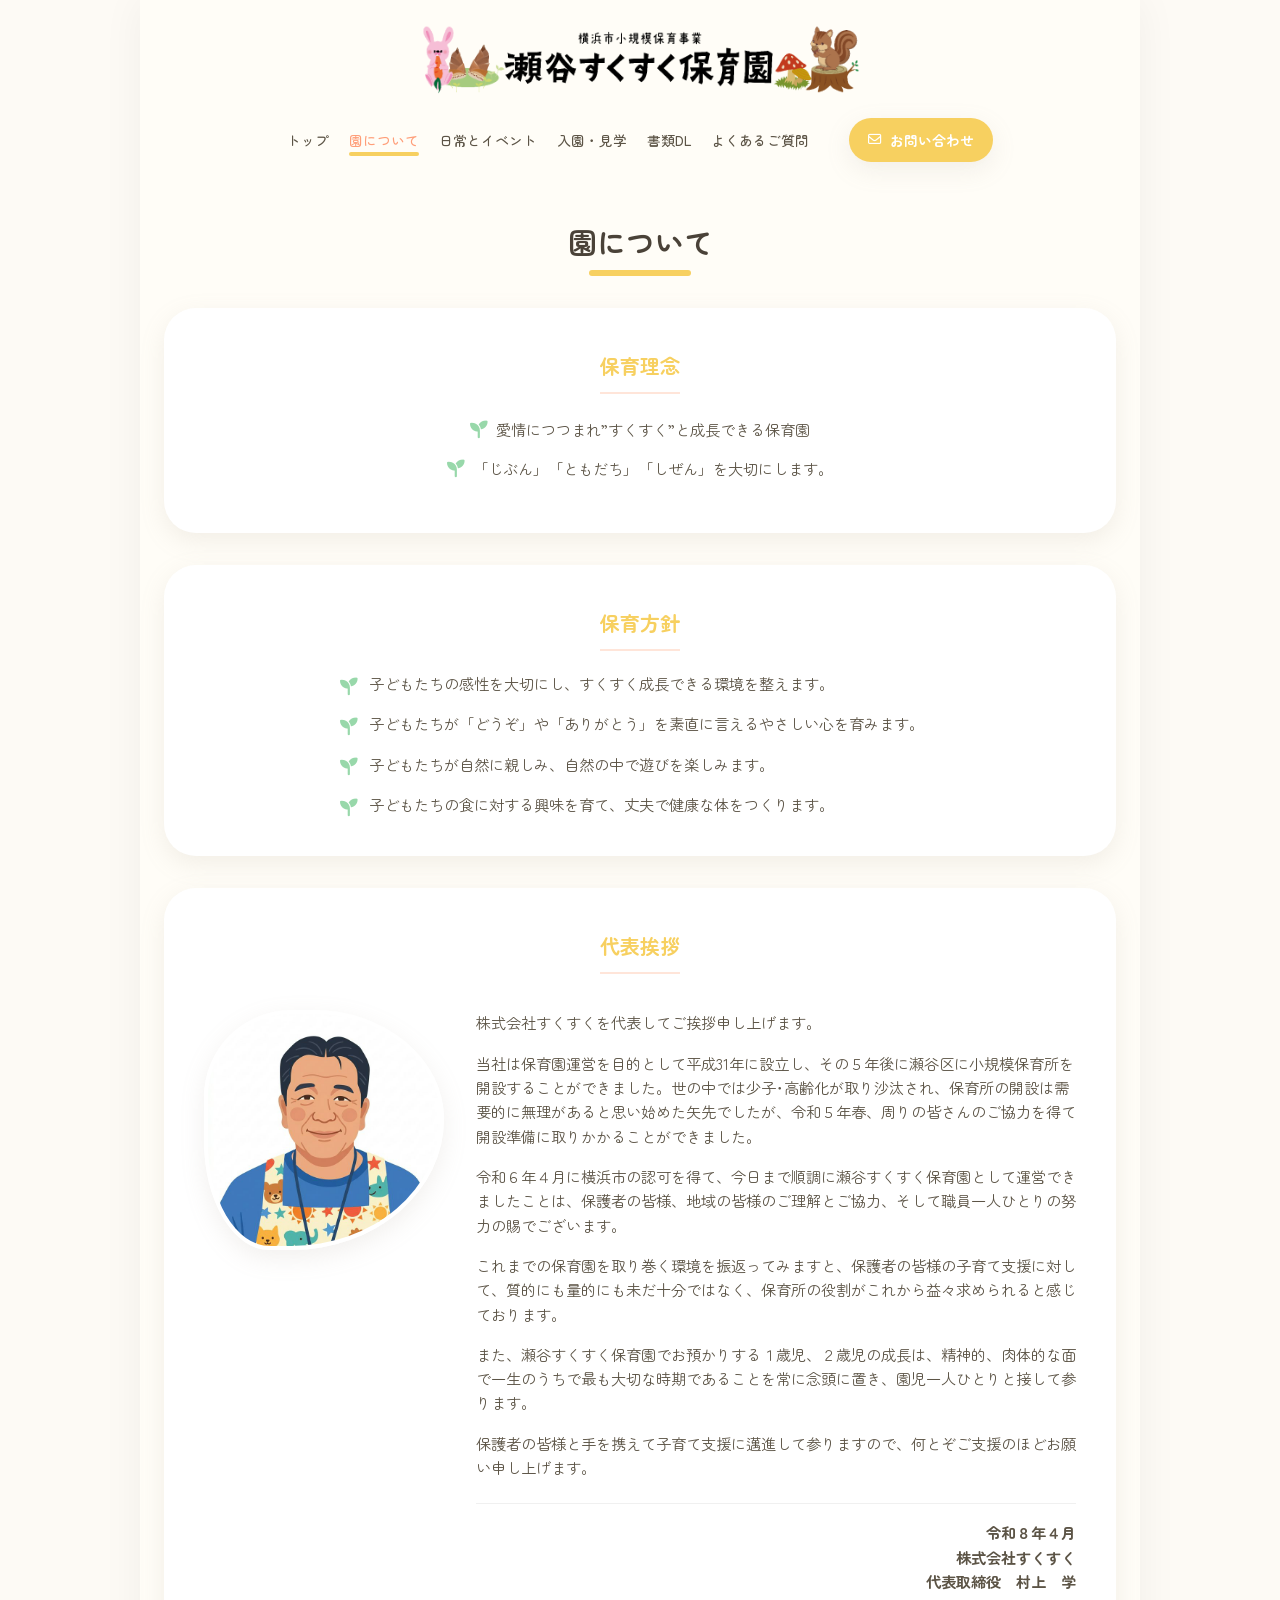
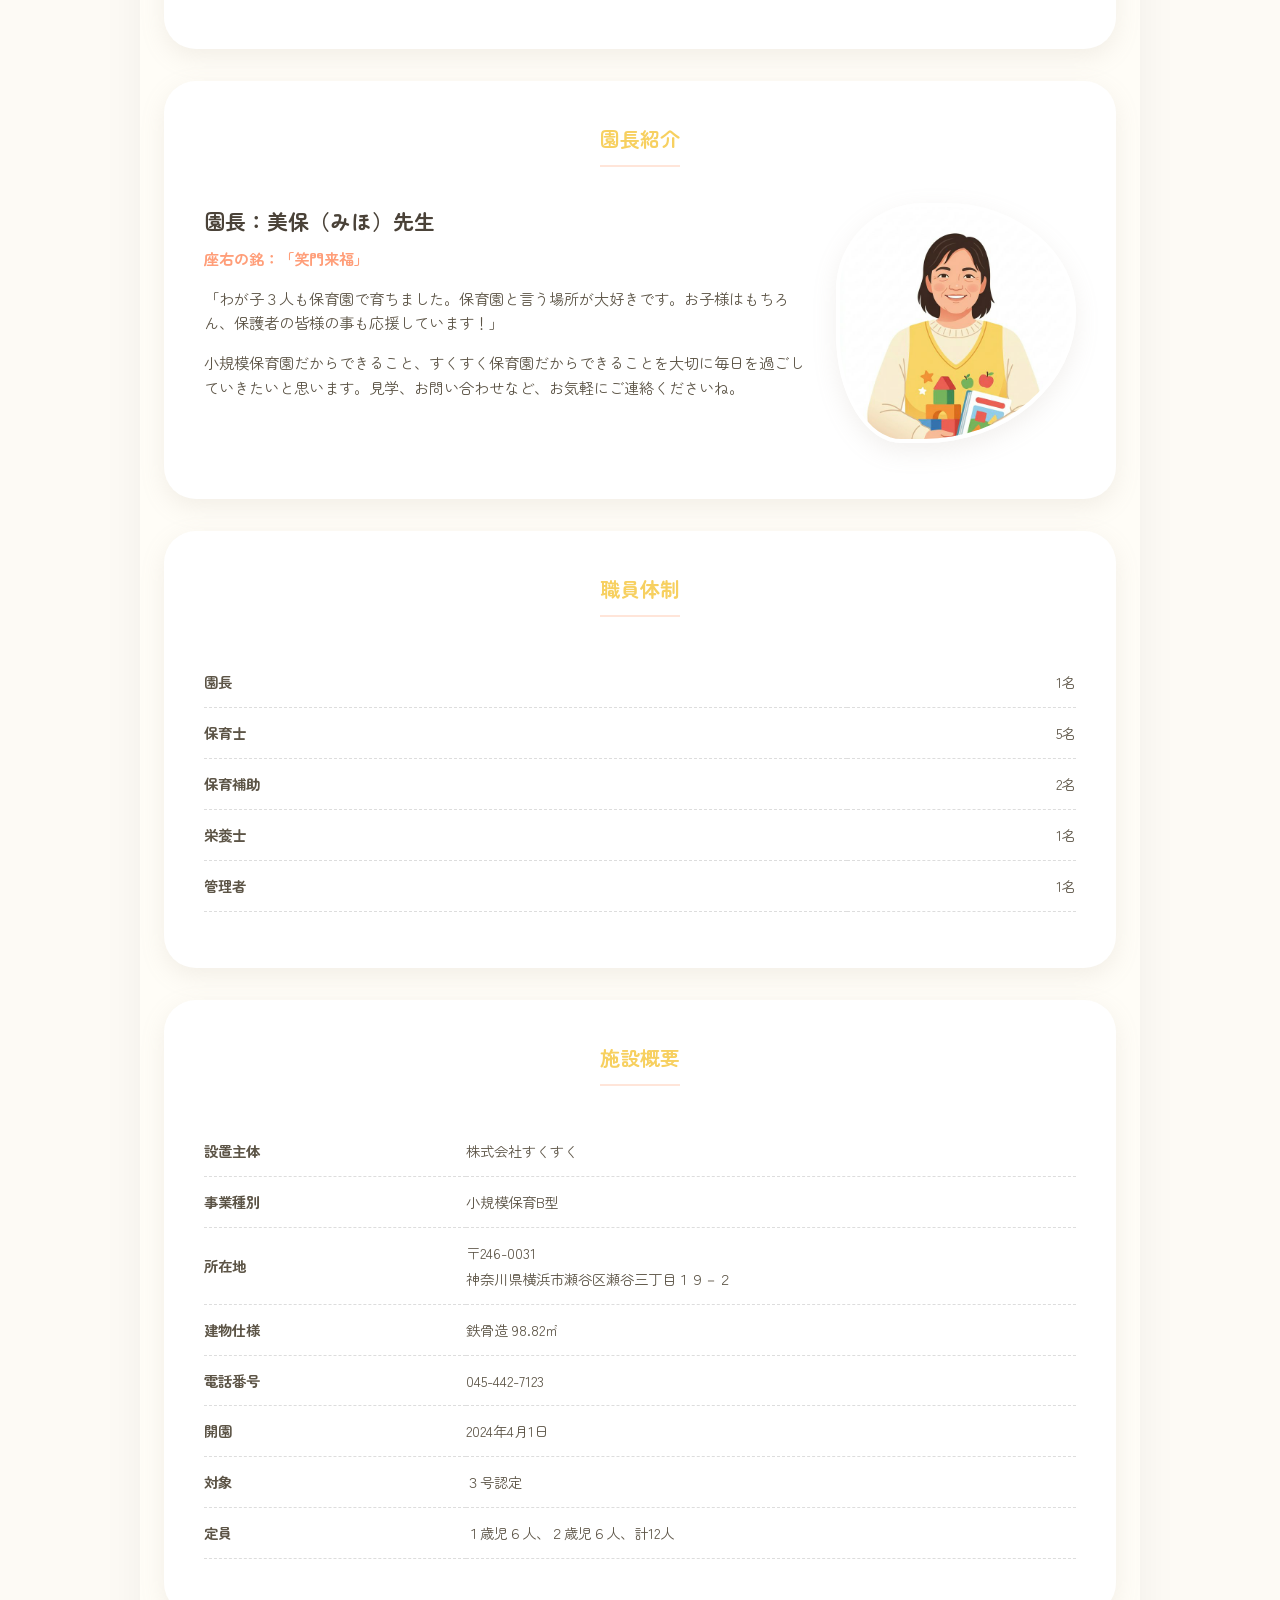
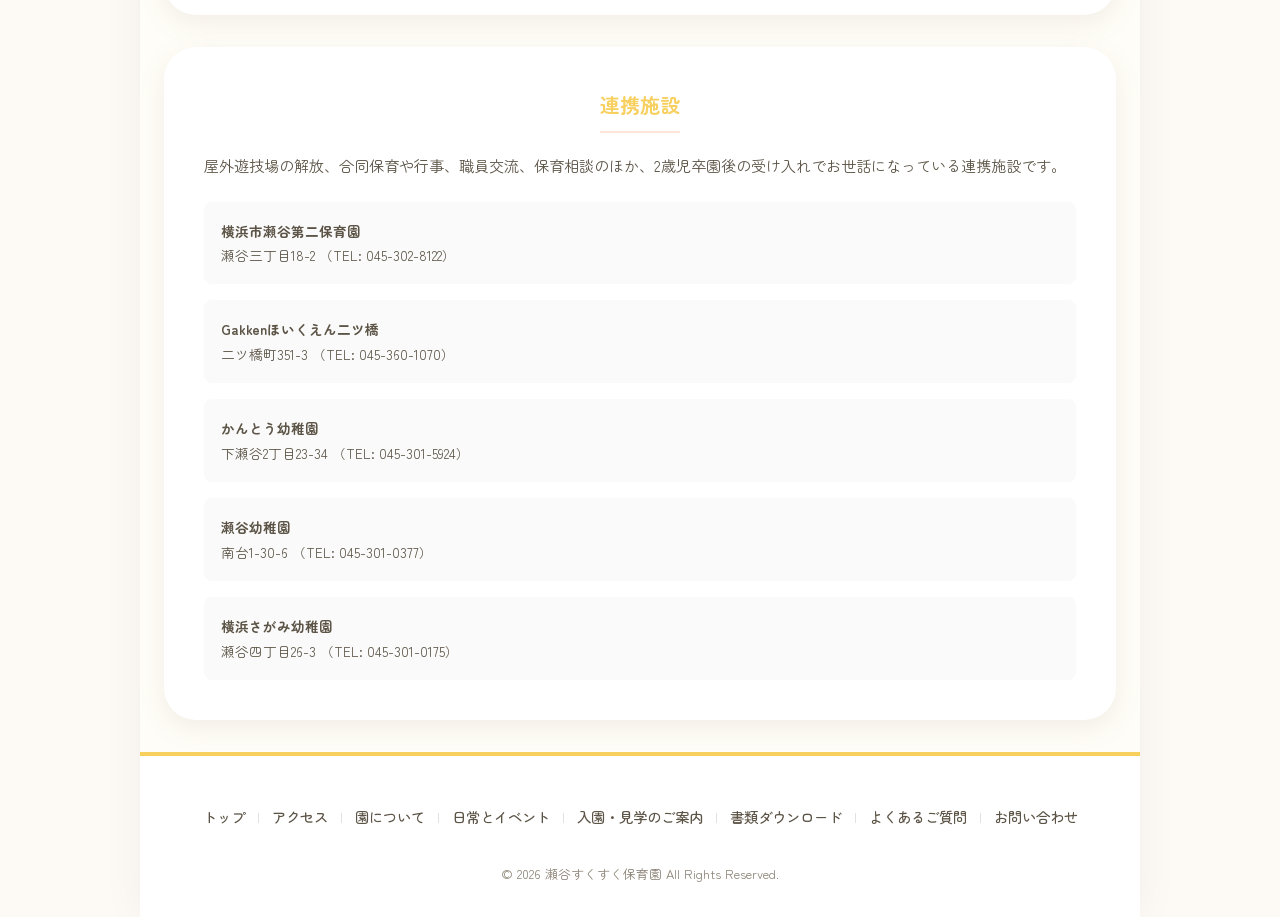
<file: about.html>
<!DOCTYPE html>
<html lang="ja">

<head>
  <meta charset="UTF-8">
  <meta name="viewport" content="width=device-width, initial-scale=1.0, maximum-scale=1.0, user-scalable=no">
  <title>園について | 瀬谷すくすく保育園</title>
  <link rel="stylesheet" href="css/styles.css">
  <link rel="stylesheet" href="https://cdnjs.cloudflare.com/ajax/libs/font-awesome/6.4.0/css/all.min.css">
</head>

<body>

  <!-- Main Container -->
  <div class="container">

    <header>
      <a href="index.html" class="logo">
        <img src="images/main_logo_v3.png" alt="瀬谷すくすく保育園" class="logo-img">
      </a>
      <nav class="desktop-nav">
        <ul>
          <li><a href="index.html">トップ</a></li>
          <li><a href="about.html">園について</a></li>
          <li><a href="daily.html">日常とイベント</a></li>
          <li><a href="admission.html">入園・見学</a></li>
          <li><a href="download.html">書類DL</a></li>
          <li><a href="faq.html">よくあるご質問</a></li>
        </ul>
        <div class="nav-contact-desktop">
          <a href="contact.html" class="btn btn-primary"><i class="fa-regular fa-envelope"></i> お問い合わせ</a>
        </div>
      </nav>
      <div class="hamburger">
        <span></span>
        <span></span>
        <span></span>
      </div>
      <!-- Hamburger Menu Overlay -->
      <nav class="mobile-nav">
        <img src="images/rabbit_menu.png" alt="うさぎ" class="menu-rabbit">
        <ul>
          <li><a href="index.html">トップ</a></li>
          <li><a href="index.html#access">アクセス</a></li>
          <li><a href="about.html">園について</a></li>
          <li><a href="daily.html">日常とイベント</a></li>
          <li><a href="admission.html">入園・見学のご案内</a></li>
          <li><a href="download.html">書類ダウンロード</a></li>
          <li><a href="faq.html">よくあるご質問</a></li>
        </ul>
        <div class="nav-contact">
          <a href="contact.html" class="btn btn-primary"><i class="fa-regular fa-envelope"></i> お問い合わせ</a>
        </div>
      </nav>
    </header>

    <main class="page-content pt-top">

      <h2 class="section-title">園について</h2>

      <section id="philosophy" class="card fade-in">
        <h3 class="card-title">保育理念</h3>
        <ul class="philosophy-list">
          <li>愛情につつまれ”すくすく”と成長できる保育園</li>
          <li>「じぶん」「ともだち」「しぜん」を大切にします。</li>
        </ul>
      </section>

      <section id="policy" class="card fade-in">
        <h3 class="card-title">保育方針</h3>
        <ul class="policy-list">
          <li>子どもたちの感性を大切にし、すくすく成長できる環境を整えます。</li>
          <li>子どもたちが「どうぞ」や「ありがとう」を素直に言えるやさしい心を育みます。</li>
          <li>子どもたちが自然に親しみ、自然の中で遊びを楽しみます。</li>
          <li>子どもたちの食に対する興味を育て、丈夫で健康な体をつくります。</li>
        </ul>
      </section>

      <section id="greeting" class="card fade-in">
        <h3 class="card-title">代表挨拶</h3>
        <div class="profile-flex">
          <img src="images/manabu.png" alt="代表取締役 村上 学" class="manager-avatar">
          <div class="manager-profile-content">
            <p class="mb-sm">株式会社すくすくを代表してご挨拶申し上げます。</p>
            <p class="mb-sm">
              当社は保育園運営を目的として平成31年に設立し、その５年後に瀬谷区に小規模保育所を開設することができました。世の中では少子･高齢化が取り沙汰され、保育所の開設は需要的に無理があると思い始めた矢先でしたが、令和５年春、周りの皆さんのご協力を得て開設準備に取りかかることができました。
            </p>
            <p class="mb-sm">
              令和６年４月に横浜市の認可を得て、今日まで順調に瀬谷すくすく保育園として運営できましたことは、保護者の皆様、地域の皆様のご理解とご協力、そして職員一人ひとりの努力の賜でございます。
            </p>
            <p class="mb-sm">
              これまでの保育園を取り巻く環境を振返ってみますと、保護者の皆様の子育て支援に対して、質的にも量的にも未だ十分ではなく、保育所の役割がこれから益々求められると感じております。
            </p>
            <p class="mb-sm">
              また、瀬谷すくすく保育園でお預かりする１歳児、２歳児の成長は、精神的、肉体的な面で一生のうちで最も大切な時期であることを常に念頭に置き、園児一人ひとりと接して参ります。
            </p>
            <p class="mb-md">
              保護者の皆様と手を携えて子育て支援に邁進して参りますので、何とぞご支援のほどお願い申し上げます。
            </p>
            <div class="profile-signature">
              <p>令和８年４月</p>
              <p>株式会社すくすく</p>
              <p>代表取締役　村上　学</p>
            </div>
          </div>
        </div>
      </section>

      <!-- Managers Section -->
      <section id="managers" class="card fade-in">
        <h3 class="card-title">園長紹介</h3>
        <div class="profile-flex reverse">
          <img src="images/miho.png" alt="園長 美保先生" class="manager-avatar">
          <div class="manager-profile-content">
            <h4 class="profile-name">園長：美保（みほ）先生</h4>
            <p class="profile-meta">座右の銘：「笑門来福」</p>
            <p class="mb-sm">「わが子３人も保育園で育ちました。保育園と言う場所が大好きです。お子様はもちろん、保護者の皆様の事も応援しています！」</p>
            <p>小規模保育園だからできること、すくすく保育園だからできることを大切に毎日を過ごしていきたいと思います。見学、お問い合わせなど、お気軽にご連絡くださいね。</p>
          </div>
        </div>
      </section>

      <!-- Staff System Section (White BG) -->
      <section id="staff" class="card fade-in">
        <h3 class="card-title mb-lg">職員体制</h3>
        <table class="info-table">
          <tr>
            <th>園長</th>
            <td>1名</td>
          </tr>
          <tr>
            <th>保育士</th>
            <td>5名</td>
          </tr>
          <tr>
            <th>保育補助</th>
            <td>2名</td>
          </tr>
          <tr>
            <th>栄養士</th>
            <td>1名</td>
          </tr>
          <tr>
            <th>管理者</th>
            <td>1名</td>
          </tr>
        </table>
      </section>

      <!-- Facility Information Section (White BG) -->
      <section id="facility-info" class="card fade-in">
        <h3 class="card-title mb-lg">施設概要</h3>
        <table class="info-table">
          <tr>
            <th>設置主体</th>
            <td>株式会社すくすく</td>
          </tr>
          <tr>
            <th>事業種別</th>
            <td>小規模保育B型</td>
          </tr>
          <tr>
            <th>所在地</th>
            <td>〒246-0031<br>神奈川県横浜市瀬谷区瀬谷三丁目１９－２</td>
          </tr>
          <tr>
            <th>建物仕様</th>
            <td>鉄骨造 98.82㎡</td>
          </tr>
          <tr>
            <th>電話番号</th>
            <td><a href="tel:045-442-7123">045-442-7123</a></td>
          </tr>
          <tr>
            <th>開園</th>
            <td>2024年4月1日</td>
          </tr>
          <tr>
            <th>対象</th>
            <td>３号認定</td>
          </tr>
          <tr>
            <th>定員</th>
            <td>１歳児６人、２歳児６人、計12人</td>
          </tr>
        </table>
      </section>

      <!-- Associated Facilities Section -->
      <section id="associated-facilities" class="card fade-in">
        <h3 class="card-title">連携施設</h3>
        <p class="associated-desc">
          屋外遊技場の解放、合同保育や行事、職員交流、保育相談のほか、2歳児卒園後の受け入れでお世話になっている連携施設です。
        </p>

        <div class="associated-card">
          <strong>横浜市瀬谷第二保育園</strong><br>
          瀬谷三丁目18-2 （TEL: <a href="tel:045-302-8122">045-302-8122</a>）
        </div>

        <div class="associated-card">
          <strong>Gakkenほいくえん二ツ橋</strong><br>
          二ツ橋町351-3 （TEL: <a href="tel:045-360-1070">045-360-1070</a>）
        </div>

        <div class="associated-card">
          <strong>かんとう幼稚園</strong><br>
          下瀬谷2丁目23-34 （TEL: <a href="tel:045-301-5924">045-301-5924</a>）
        </div>

        <div class="associated-card">
          <strong>瀬谷幼稚園</strong><br>
          南台1-30-6 （TEL: <a href="tel:045-301-0377">045-301-0377</a>）
        </div>

        <div class="associated-card">
          <strong>横浜さがみ幼稚園</strong><br>
          瀬谷四丁目26-3 （TEL: <a href="tel:045-301-0175">045-301-0175</a>）
        </div>
      </section>

    </main>

    <!-- Footer -->
    <footer>
      <nav class="footer-nav">
        <a href="index.html">トップ</a>
        <a href="index.html#access">アクセス</a>
        <a href="about.html">園について</a>
        <a href="daily.html">日常とイベント</a>
        <a href="admission.html">入園・見学のご案内</a>
        <a href="download.html">書類ダウンロード</a>
        <a href="faq.html">よくあるご質問</a>
        <a href="contact.html">お問い合わせ</a>
      </nav>
      <p class="copyright">
        &copy; 2026 瀬谷すくすく保育園 All Rights Reserved.
      </p>
    </footer>

  </div>

  <script src="js/main.js"></script>
</body>

</html>
</file>
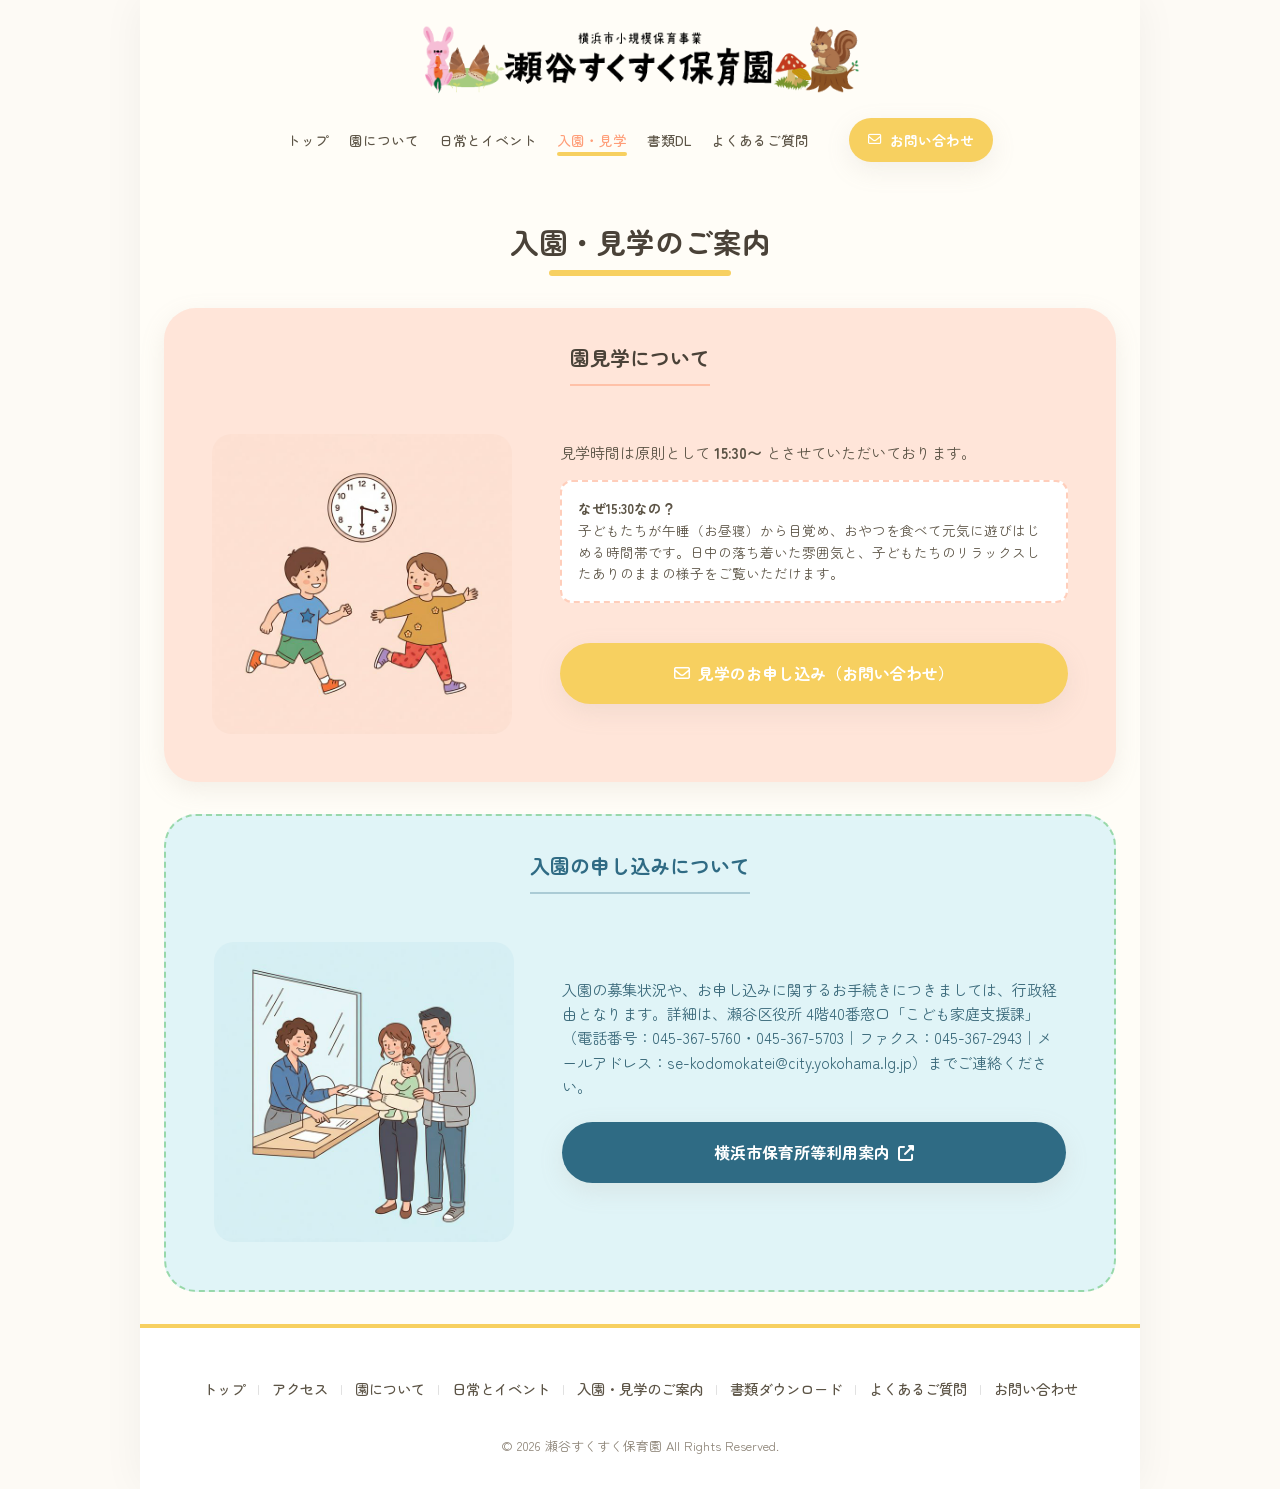
<file: admission.html>
<!DOCTYPE html>
<html lang="ja">

<head>
  <meta charset="UTF-8">
  <meta name="viewport" content="width=device-width, initial-scale=1.0, maximum-scale=1.0, user-scalable=no">
  <title>入園・見学 | 瀬谷すくすく保育園</title>
  <link rel="stylesheet" href="css/styles.css">
  <link rel="stylesheet" href="https://cdnjs.cloudflare.com/ajax/libs/font-awesome/6.4.0/css/all.min.css">
</head>

<body>

  <!-- Main Container -->
  <div class="container">

    <header>
      <a href="index.html" class="logo">
        <img src="images/main_logo_v3.png" alt="瀬谷すくすく保育園" class="logo-img">
      </a>
      <nav class="desktop-nav">
        <ul>
          <li><a href="index.html">トップ</a></li>
          <li><a href="about.html">園について</a></li>
          <li><a href="daily.html">日常とイベント</a></li>
          <li><a href="admission.html">入園・見学</a></li>
          <li><a href="download.html">書類DL</a></li>
          <li><a href="faq.html">よくあるご質問</a></li>
        </ul>
        <div class="nav-contact-desktop">
          <a href="contact.html" class="btn btn-primary"><i class="fa-regular fa-envelope"></i> お問い合わせ</a>
        </div>
      </nav>
      <div class="hamburger">
        <span></span>
        <span></span>
        <span></span>
      </div>
      <!-- Hamburger Menu Overlay -->
      <nav class="mobile-nav">
        <img src="images/rabbit_menu.png" alt="うさぎ" class="menu-rabbit">
        <ul>
          <li><a href="index.html">トップ</a></li>
          <li><a href="index.html#access">アクセス</a></li>
          <li><a href="about.html">園について</a></li>
          <li><a href="daily.html">日常とイベント</a></li>
          <li><a href="admission.html">入園・見学のご案内</a></li>
          <li><a href="download.html">書類ダウンロード</a></li>
          <li><a href="faq.html">よくあるご質問</a></li>
        </ul>
        <div class="nav-contact">
          <a href="contact.html" class="btn btn-primary"><i class="fa-regular fa-envelope"></i> お問い合わせ</a>
        </div>
      </nav>
    </header>

    <main class="page-content pt-top">

      <!-- Admission Section -->
      <h2 class="section-title">入園・見学のご案内</h2>

      <!-- Tour Section -->
      <section id="tour" class="card fade-in" style="background: var(--blob-peach); padding-top: 2rem;">
        <h3 class="card-title"
          style="color: #4A4238; border-bottom-color: rgba(255, 158, 121, 0.5); margin-bottom: 2.5rem;">園見学について</h3>
        <div class="tour-flex-container">
          <div class="tour-illustration">
            <img src="images/school_tour_v6.png" alt="園見学：園児と時計のイラスト" class="tour-img">
          </div>
          <div class="tour-content">
            <p style="font-size: 0.95rem; margin-top: 0; margin-bottom: 1rem;">
              見学時間は原則として <strong>15:30〜</strong> とさせていただいております。
            </p>
            <p
              style="font-size: 0.85rem; margin-top: 0; margin-bottom: 2.5rem; color: var(--text-main); text-align: left; background: white; padding: 1rem; border-radius: 12px; border: 2px dashed rgba(255,158,121,0.5);">
              <strong>なぜ15:30なの？</strong><br>
              子どもたちが午睡（お昼寝）から目覚め、おやつを食べて元気に遊びはじめる時間帯です。日中の落ち着いた雰囲気と、子どもたちのリラックスしたありのままの様子をご覧いただけます。
            </p>
            <div style="text-align: center; margin-top: 0;">
              <a href="contact.html" class="btn btn-primary" style="margin-top: 0; width: 100%;">
                <i class="fa-regular fa-envelope"></i> 見学のお申し込み（お問い合わせ）
              </a>
            </div>
          </div>
        </div>
      </section>

      <!-- Enrollment Section -->
      <section id="enrollment" class="card admission-alert fade-in" style="padding-top: 2rem;">
        <h3 class="card-title"
          style="color: #2F6B84; border-bottom-color: rgba(47, 107, 132, 0.3); margin-bottom: 2.5rem;">入園の申し込みについて</h3>
        <div class="tour-flex-container">
          <div class="tour-illustration">
            <img src="images/enrollment_v4.png" alt="区役所窓口のイラスト" class="tour-img">
          </div>
          <div class="tour-content">
            <p style="font-size: 0.95rem; margin-top: 0; margin-bottom: 1.5rem; color: #3A697A;">
              入園の募集状況や、お申し込みに関するお手続きにつきましては、行政経由となります。詳細は、瀬谷区役所
              4階40番窓口「こども家庭支援課」（電話番号：045-367-5760・045-367-5703｜ファクス：045-367-2943｜メールアドレス：se-kodomokatei@city.yokohama.lg.jp）までご連絡ください。
            </p>
            <a href="https://www.city.yokohama.lg.jp/kosodate-kyoiku/hoiku-yoji/shisetsu/riyou/hoikuriyou/r8hoikuriyou.html"
              target="_blank" class="btn btn-primary" style="margin-top: 0; width: 100%; background: #2F6B84;">
              横浜市保育所等利用案内
              <i class="fa-solid fa-external-link-alt"></i>
            </a>
          </div>
        </div>
      </section>

    </main>

    <!-- Footer -->
    <footer>
      <nav class="footer-nav">
        <a href="index.html">トップ</a>
        <a href="index.html#access">アクセス</a>
        <a href="about.html">園について</a>
        <a href="daily.html">日常とイベント</a>
        <a href="admission.html">入園・見学のご案内</a>
        <a href="download.html">書類ダウンロード</a>
        <a href="faq.html">よくあるご質問</a>
        <a href="contact.html">お問い合わせ</a>
      </nav>
      <p class="copyright">
        &copy; 2026 瀬谷すくすく保育園 All Rights Reserved.
      </p>
    </footer>

  </div>

  <script src="js/main.js"></script>
</body>

</html>
</file>
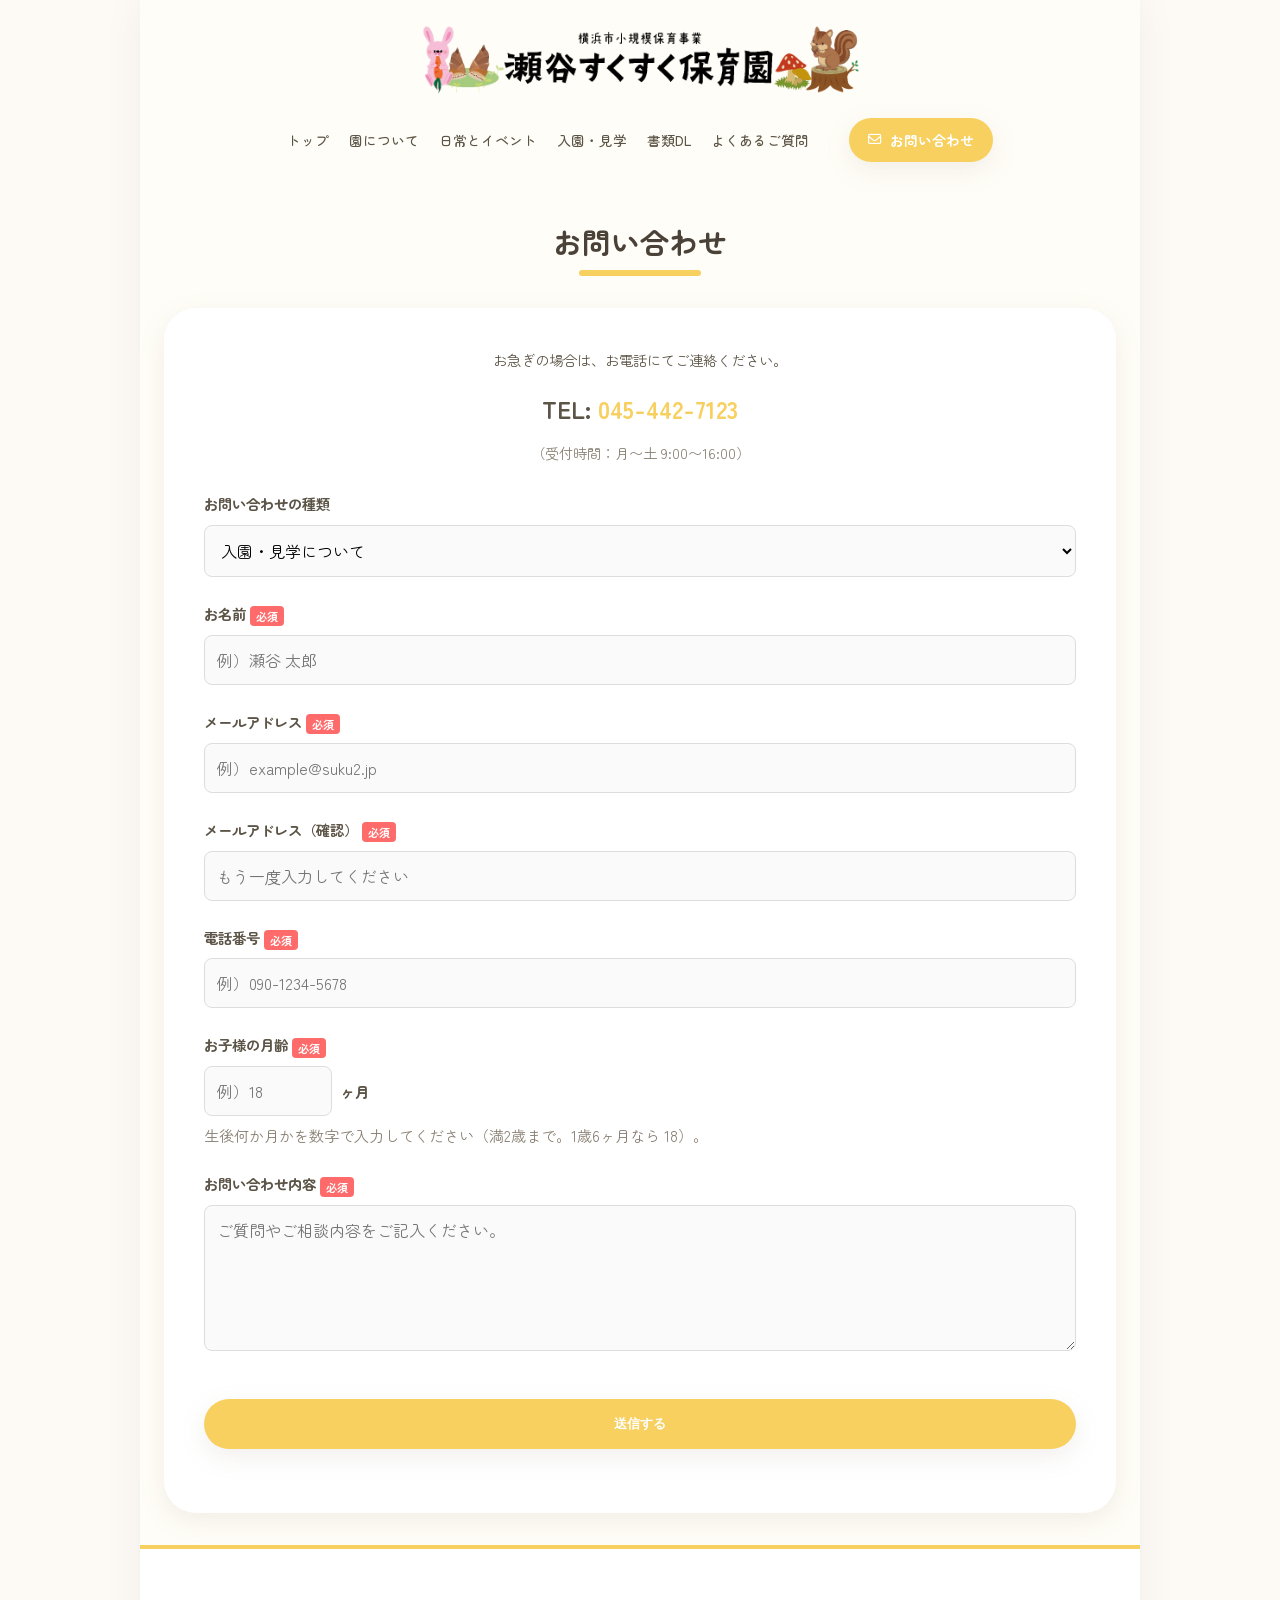
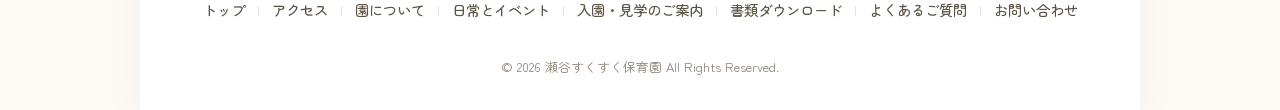
<file: contact.html>
<!DOCTYPE html>
<html lang="ja">

<head>
  <meta charset="UTF-8">
  <meta name="viewport" content="width=device-width, initial-scale=1.0, maximum-scale=1.0, user-scalable=no">
  <title>お問い合わせ | 瀬谷すくすく保育園</title>
  <link rel="stylesheet" href="css/styles.css">
  <link rel="stylesheet" href="https://cdnjs.cloudflare.com/ajax/libs/font-awesome/6.4.0/css/all.min.css">
</head>

<body>

  <!-- Main Container -->
  <div class="container">

    <header>
      <a href="index.html" class="logo">
        <img src="images/main_logo_v3.png" alt="瀬谷すくすく保育園" class="logo-img">
      </a>
      <nav class="desktop-nav">
        <ul>
          <li><a href="index.html">トップ</a></li>
          <li><a href="about.html">園について</a></li>
          <li><a href="daily.html">日常とイベント</a></li>
          <li><a href="admission.html">入園・見学</a></li>
          <li><a href="download.html">書類DL</a></li>
          <li><a href="faq.html">よくあるご質問</a></li>
        </ul>
        <div class="nav-contact-desktop">
          <a href="contact.html" class="btn btn-primary"><i class="fa-regular fa-envelope"></i> お問い合わせ</a>
        </div>
      </nav>
      <div class="hamburger">
        <span></span>
        <span></span>
        <span></span>
      </div>
      <!-- Hamburger Menu Overlay -->
      <nav class="mobile-nav">
        <img src="images/rabbit_menu.png" alt="うさぎ" class="menu-rabbit">
        <ul>
          <li><a href="index.html">トップ</a></li>
          <li><a href="index.html#access">アクセス</a></li>
          <li><a href="about.html">園について</a></li>
          <li><a href="daily.html">日常とイベント</a></li>
          <li><a href="admission.html">入園・見学のご案内</a></li>
          <li><a href="download.html">書類ダウンロード</a></li>
          <li><a href="faq.html">よくあるご質問</a></li>
        </ul>
        <div class="nav-contact">
          <a href="contact.html" class="btn btn-primary"><i class="fa-regular fa-envelope"></i> お問い合わせ</a>
        </div>
      </nav>
    </header>

    <main class="page-content pt-top">

      <h2 class="section-title">お問い合わせ</h2>

      <!-- Contact Section -->
      <section id="contact-form" class="card fade-in">

        <p style="font-size: 0.9rem; text-align: center; margin-bottom: 0.5rem;">
          お急ぎの場合は、お電話にてご連絡ください。
        </p>
        <div style="text-align: center; margin-bottom: 1.5rem;">
          <strong style="font-size: 1.5rem; display: inline-block; margin: 0.5rem 0;">TEL: <a href="tel:045-442-7123"
              style="color: var(--primary-color);">045-442-7123</a></strong><br>
          <span style="font-size: 0.9rem; color: var(--text-light);">（受付時間：月〜土 9:00〜16:00）</span>
        </div>

        <form action="send_mail.php" method="POST" class="contact-form">
          <div class="form-group">
            <label for="category">お問い合わせの種類</label>
            <select id="category" name="category">
              <option value="見学について">入園・見学について</option>
              <option value="採用について">採用について</option>
              <option value="その他">その他のお問い合わせ</option>
            </select>
          </div>

          <div class="form-group">
            <label for="name">お名前 <span class="required">必須</span></label>
            <input type="text" id="name" name="name" required maxlength="50" placeholder="例）瀬谷 太郎">
          </div>

          <div class="form-group">
            <label for="email">メールアドレス <span class="required">必須</span></label>
            <input type="email" id="email" name="email" required placeholder="例）example@suku2.jp">
          </div>

          <div class="form-group">
            <label for="email_confirm">メールアドレス（確認） <span class="required">必須</span></label>
            <input type="email" id="email_confirm" name="email_confirm" required placeholder="もう一度入力してください">
          </div>

          <div class="form-group">
            <label for="phone">電話番号 <span class="required" id="phone-required-mark">必須</span></label>
            <input type="tel" id="phone" name="phone" required placeholder="例）090-1234-5678">
          </div>

          <div class="form-group" id="child-age-group">
            <label for="child_months">お子様の月齢 <span class="required">必須</span></label>
            <div class="child-age-row">
              <input type="number" id="child_months" name="child_months" required min="0" max="24" step="1" inputmode="numeric" placeholder="例）18">
              <span class="child-age-unit">ヶ月</span>
            </div>
            <p class="form-hint">生後何か月かを数字で入力してください（満2歳まで。1歳6ヶ月なら 18）。</p>
          </div>

          <div class="form-group" style="margin-bottom: 2.5rem;">
            <label for="message">お問い合わせ内容 <span class="required">必須</span></label>
            <textarea id="message" name="message" rows="5" required placeholder="ご質問やご相談内容をご記入ください。"></textarea>
          </div>

          <div class="contact-hp" aria-hidden="true" style="position:absolute;width:1px;height:1px;padding:0;margin:-1px;overflow:hidden;clip:rect(0,0,0,0);clip-path:inset(50%);border:0;white-space:nowrap;pointer-events:none;">
            <label for="website" style="position:absolute;width:1px;height:1px;padding:0;margin:-1px;overflow:hidden;clip:rect(0,0,0,0);clip-path:inset(50%);border:0;white-space:nowrap;">Website</label>
            <input type="text" id="website" name="website" value="" tabindex="-1" autocomplete="off" autocapitalize="off" spellcheck="false" inputmode="none" data-lpignore="true" data-1p-ignore="true" style="position:absolute;width:1px;height:1px;padding:0;margin:-1px;overflow:hidden;clip:rect(0,0,0,0);clip-path:inset(50%);border:0;">
          </div>

          <button type="submit" class="btn btn-primary" style="width: 100%; margin-top: 0; border: none;">送信する</button>
        </form>

        <script>
          // option の value。画面の表示文言は「入園・見学について」
          const ADMISSION_CATEGORY = '見学について';
          const CHILD_MONTHS_MAX = 24;

          function isAdmissionInquiry() {
            return document.getElementById('category').value === ADMISSION_CATEGORY;
          }

          function syncAdmissionFields() {
            const admission = isAdmissionInquiry();
            const phone = document.getElementById('phone');
            const phoneMark = document.getElementById('phone-required-mark');
            const ageGroup = document.getElementById('child-age-group');
            const ageInput = document.getElementById('child_months');

            phone.required = admission;
            phoneMark.hidden = !admission;

            ageGroup.hidden = !admission;
            ageInput.required = admission;
            ageInput.disabled = !admission;
            if (!admission) {
              ageInput.value = '';
            }
          }

          function validateContactForm(event) {
            const name = document.getElementById('name').value.trim();
            const email = document.getElementById('email').value.trim();
            const emailConfirm = document.getElementById('email_confirm').value.trim();
            const message = document.getElementById('message').value.trim();

            // 必須項目のチェック
            if (!name || !email || !emailConfirm || !message) {
              alert('必須項目をすべて入力してください。');
              event.preventDefault();
              return false;
            }

            const nameRaw = document.getElementById('name').value;
            const nameCompact = name.toLowerCase().replace(/\s+/g, '');
            if (/[\r\n]/.test(nameRaw) || [...name].length > 50) {
              alert('お名前は改行を含まない50文字以内で入力してください。');
              event.preventDefault();
              return false;
            }
            if (nameCompact.includes('http') || nameCompact.includes('www') || nameCompact.includes('://')) {
              alert('お名前にURLは入力できません。');
              event.preventDefault();
              return false;
            }

            if (isAdmissionInquiry()) {
              const phone = document.getElementById('phone').value.trim();
              const monthsRaw = document.getElementById('child_months').value.trim();
              const months = Number(monthsRaw);

              if (!phone) {
                alert('入園・見学についてのお問い合わせでは、電話番号を入力してください。');
                event.preventDefault();
                return false;
              }

              if (monthsRaw === '' || !Number.isInteger(months) || months < 0 || months > CHILD_MONTHS_MAX) {
                alert('お子様の月齢は0〜' + CHILD_MONTHS_MAX + 'の整数（満2歳まで）で入力してください。');
                event.preventDefault();
                return false;
              }
            }

            // メールアドレスの一致チェック
            if (email !== emailConfirm) {
              alert('メールアドレスが一致しません。');
              event.preventDefault();
              return false;
            }

            // メールアドレスの形式チェック（簡易）
            const emailPattern = /^[^\s@]+@[^\s@]+\.[^\s@]+$/;
            if (!emailPattern.test(email)) {
              alert('正しいメールアドレスの形式を入力してください。');
              event.preventDefault();
              return false;
            }

            // バリデーション成功：そのまま action へ送信されます
            return true;
          }

          document.getElementById('category').addEventListener('change', syncAdmissionFields);
          document.addEventListener('DOMContentLoaded', syncAdmissionFields);
          window.addEventListener('pageshow', syncAdmissionFields);
          syncAdmissionFields();

          document.querySelector('.contact-form').onsubmit = validateContactForm;
        </script>

      </section>

    </main>

    <!-- Footer -->
    <footer>
      <nav class="footer-nav">
        <a href="index.html">トップ</a>
        <a href="index.html#access">アクセス</a>
        <a href="about.html">園について</a>
        <a href="daily.html">日常とイベント</a>
        <a href="admission.html">入園・見学のご案内</a>
        <a href="download.html">書類ダウンロード</a>
        <a href="faq.html">よくあるご質問</a>
        <a href="contact.html">お問い合わせ</a>
      </nav>
      <p class="copyright">
        &copy; 2026 瀬谷すくすく保育園 All Rights Reserved.
      </p>
    </footer>

  </div>

  <script src="js/main.js"></script>
</body>

</html>
</file>
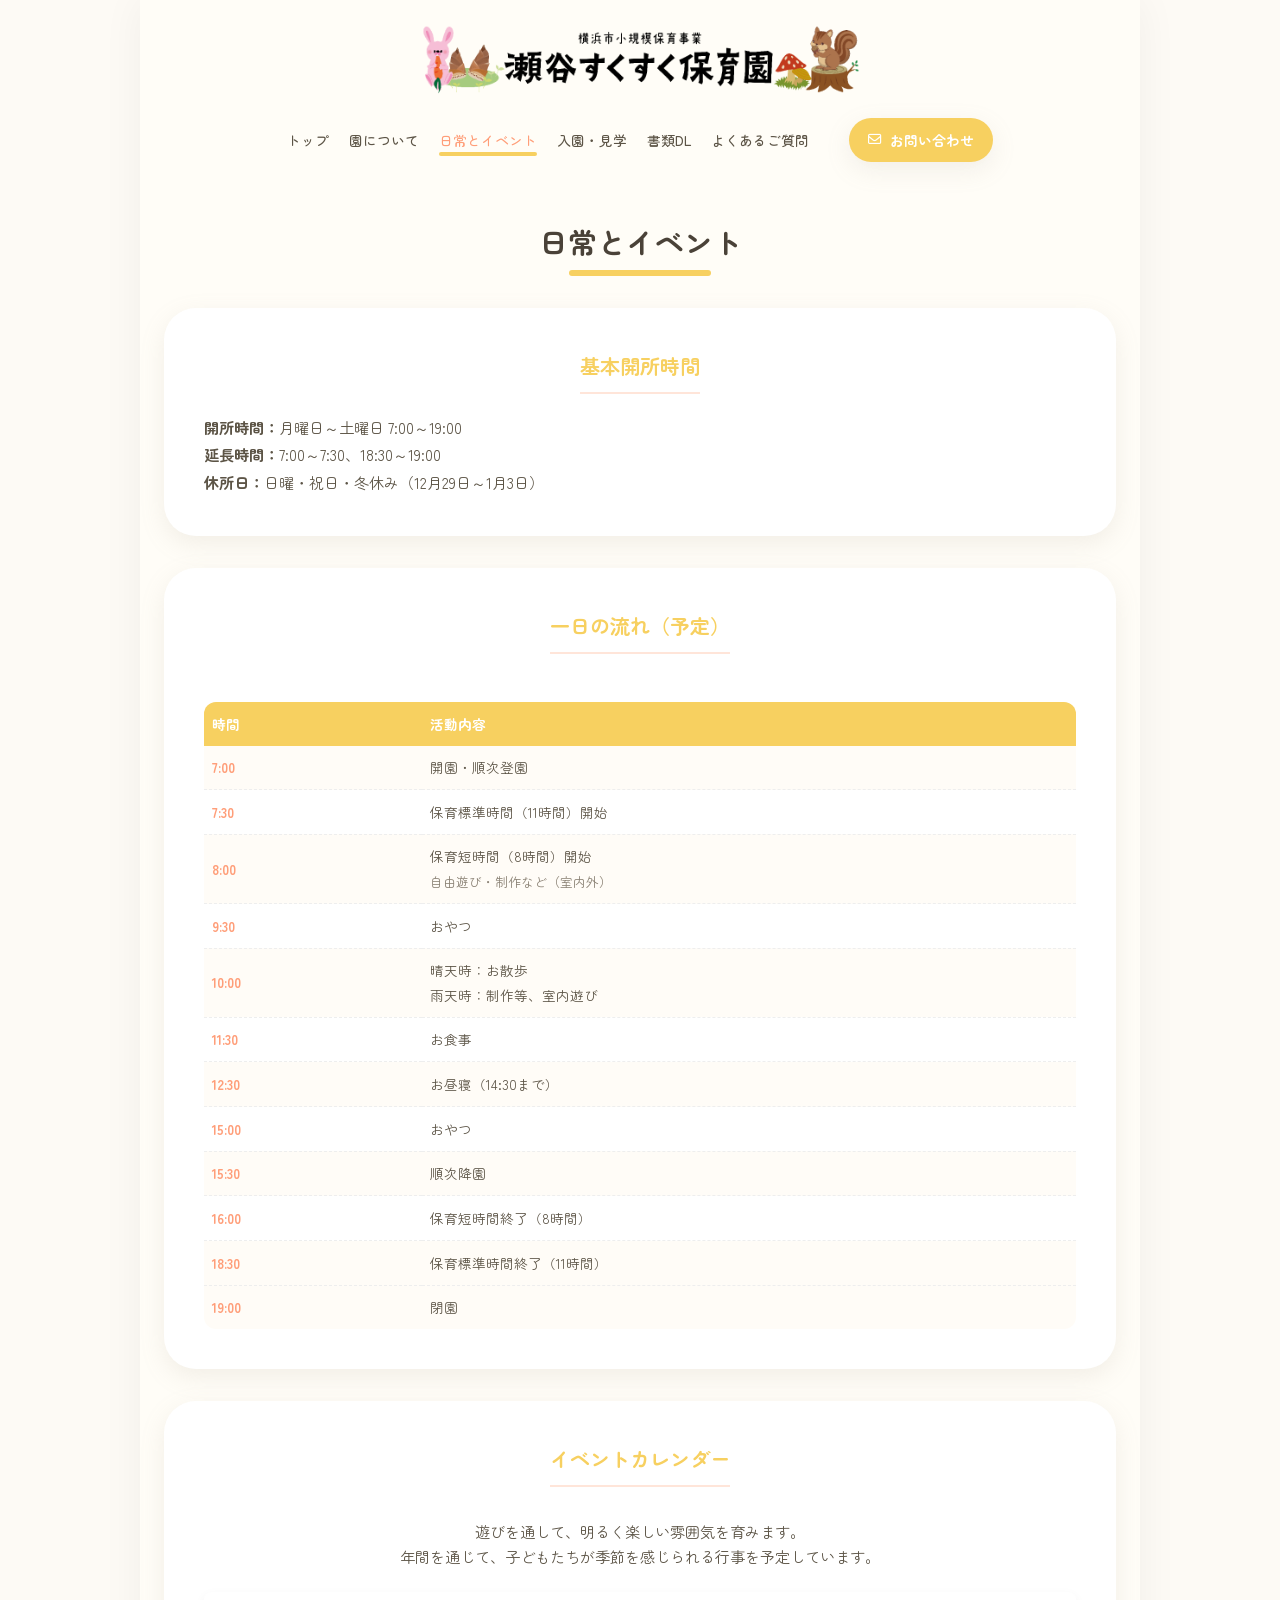
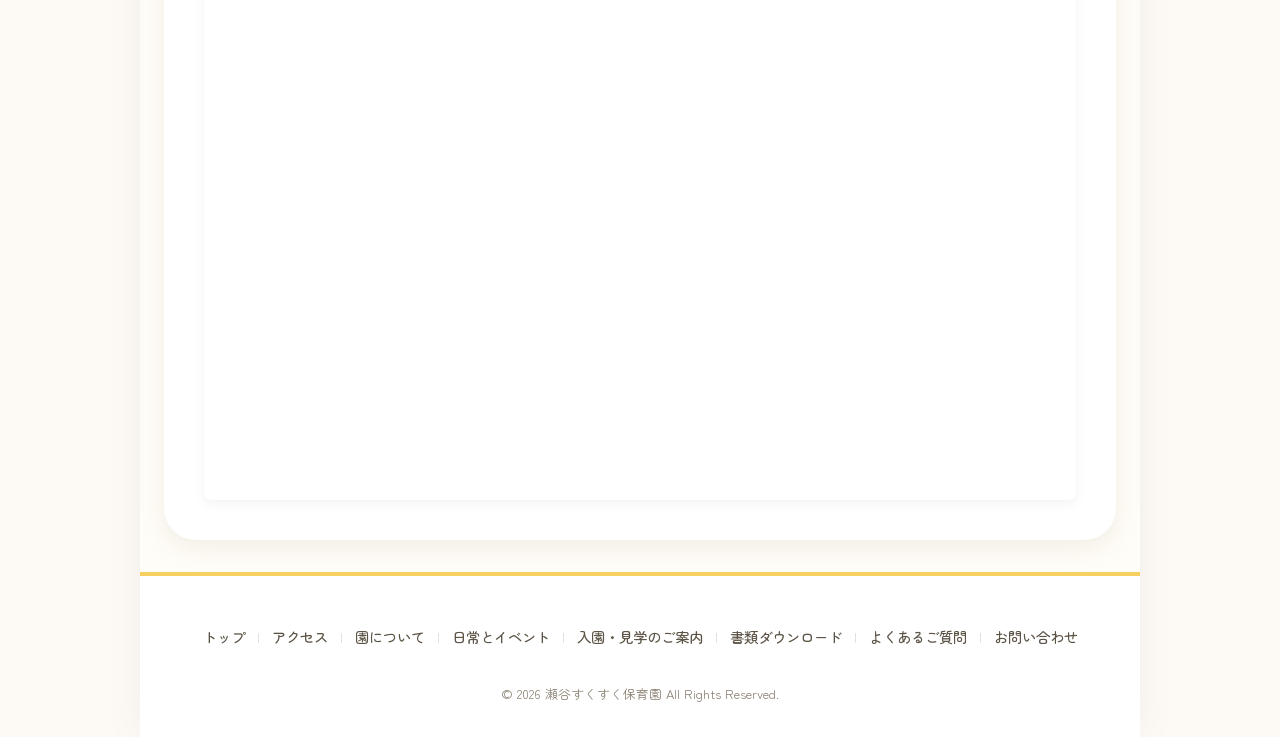
<file: daily.html>
<!DOCTYPE html>
<html lang="ja">
<head>
  <meta charset="UTF-8">
  <meta name="viewport" content="width=device-width, initial-scale=1.0, maximum-scale=1.0, user-scalable=no">
  <title>日常とイベント | 瀬谷すくすく保育園</title>
  <link rel="stylesheet" href="css/styles.css">
  <link rel="stylesheet" href="https://cdnjs.cloudflare.com/ajax/libs/font-awesome/6.4.0/css/all.min.css">
</head>
<body>

  <!-- Main Container -->
  <div class="container">

    <header>
      <a href="index.html" class="logo">
        <img src="images/main_logo_v3.png" alt="瀬谷すくすく保育園" class="logo-img">
      </a>
      <nav class="desktop-nav">
        <ul>
          <li><a href="index.html">トップ</a></li>
          <li><a href="about.html">園について</a></li>
          <li><a href="daily.html">日常とイベント</a></li>
          <li><a href="admission.html">入園・見学</a></li>
          <li><a href="download.html">書類DL</a></li>
          <li><a href="faq.html">よくあるご質問</a></li>
        </ul>
        <div class="nav-contact-desktop">
          <a href="contact.html" class="btn btn-primary"><i class="fa-regular fa-envelope"></i> お問い合わせ</a>
        </div>
      </nav>
      <div class="hamburger">
        <span></span>
        <span></span>
        <span></span>
      </div>
      <!-- Hamburger Menu Overlay -->
      <nav class="mobile-nav">
        <img src="images/rabbit_menu.png" alt="うさぎ" class="menu-rabbit">
        <ul>
          <li><a href="index.html">トップ</a></li>
          <li><a href="index.html#access">アクセス</a></li>
          <li><a href="about.html">園について</a></li>
          <li><a href="daily.html">日常とイベント</a></li>
          <li><a href="admission.html">入園・見学のご案内</a></li>
          <li><a href="download.html">書類ダウンロード</a></li>
          <li><a href="faq.html">よくあるご質問</a></li>
        </ul>
        <div class="nav-contact">
          <a href="contact.html" class="btn btn-primary"><i class="fa-regular fa-envelope"></i> お問い合わせ</a>
        </div>
      </nav>
    </header>

    <main class="page-content pt-top">
      
      <h2 class="section-title">日常とイベント</h2>
      
      <section id="hours" class="card fade-in">
        <h3 class="card-title">基本開所時間</h3>
          <p style="font-size: 0.95rem; line-height: 1.8; text-align: left;">
            <strong>開所時間：</strong>月曜日～土曜日 7:00～19:00<br>
            <strong>延長時間：</strong>7:00～7:30、18:30～19:00<br>
            <strong>休所日：</strong>日曜・祝日・冬休み（12月29日～1月3日）
          </p>
      </section>

      <section id="schedule" class="card fade-in">
        <h3 class="card-title" style="margin-bottom: 3rem;">一日の流れ（予定）</h3>
          <div style="margin-top: 0; overflow-x: auto; -webkit-overflow-scrolling: touch;">
            <table style="width: 100%; border-collapse: collapse; font-size: 0.85rem; text-align: left; background: #fffcf7; border-radius: 12px; overflow: hidden; min-width: 250px;">
              <thead>
                <tr style="background: var(--primary-color); color: white;">
                  <th style="padding: 0.6rem 0.5rem; width: 25%;">時間</th>
                  <th style="padding: 0.6rem 0.5rem;">活動内容</th>
                </tr>
              </thead>
              <tbody>
                <tr style="border-bottom: 1px dashed #eee;">
                  <td style="padding: 0.6rem 0.5rem; font-weight: bold; color: var(--accent-color);">7:00</td>
                  <td style="padding: 0.6rem 0.5rem;">
                    開園・順次登園
                  </td>
                </tr>
                <tr style="border-bottom: 1px dashed #eee; background: #fff;">
                  <td style="padding: 0.6rem 0.5rem; font-weight: bold; color: var(--accent-color);">7:30</td>
                  <td style="padding: 0.6rem 0.5rem;">保育標準時間（11時間）開始</td>
                </tr>
                <tr style="border-bottom: 1px dashed #eee;">
                  <td style="padding: 0.6rem 0.5rem; font-weight: bold; color: var(--accent-color);">8:00</td>
                  <td style="padding: 0.6rem 0.5rem;">
                    保育短時間（8時間）開始<br>
                    <span style="font-size: 0.8rem; color: var(--text-light);">自由遊び・制作など（室内外）</span>
                  </td>
                </tr>
                <tr style="border-bottom: 1px dashed #eee; background: #fff;">
                  <td style="padding: 0.6rem 0.5rem; font-weight: bold; color: var(--accent-color);">9:30</td>
                  <td style="padding: 0.6rem 0.5rem;">おやつ</td>
                </tr>
                <tr style="border-bottom: 1px dashed #eee;">
                  <td style="padding: 0.6rem 0.5rem; font-weight: bold; color: var(--accent-color);">10:00</td>
                  <td style="padding: 0.6rem 0.5rem;">
                    晴天時：お散歩<br>
                    雨天時：制作等、室内遊び
                  </td>
                </tr>
                <tr style="border-bottom: 1px dashed #eee; background: #fff;">
                  <td style="padding: 0.6rem 0.5rem; font-weight: bold; color: var(--accent-color);">11:30</td>
                  <td style="padding: 0.6rem 0.5rem;">お食事</td>
                </tr>
                <tr style="border-bottom: 1px dashed #eee;">
                  <td style="padding: 0.6rem 0.5rem; font-weight: bold; color: var(--accent-color);">12:30</td>
                  <td style="padding: 0.6rem 0.5rem;">お昼寝（14:30まで）</td>
                </tr>
                <tr style="border-bottom: 1px dashed #eee; background: #fff;">
                  <td style="padding: 0.6rem 0.5rem; font-weight: bold; color: var(--accent-color);">15:00</td>
                  <td style="padding: 0.6rem 0.5rem;">おやつ</td>
                </tr>
                <tr style="border-bottom: 1px dashed #eee;">
                  <td style="padding: 0.6rem 0.5rem; font-weight: bold; color: var(--accent-color);">15:30</td>
                  <td style="padding: 0.6rem 0.5rem;">順次降園</td>
                </tr>
                <tr style="border-bottom: 1px dashed #eee; background: #fff;">
                  <td style="padding: 0.6rem 0.5rem; font-weight: bold; color: var(--accent-color);">16:00</td>
                  <td style="padding: 0.6rem 0.5rem;">保育短時間終了（8時間）</td>
                </tr>
                <tr style="border-bottom: 1px dashed #eee;">
                  <td style="padding: 0.6rem 0.5rem; font-weight: bold; color: var(--accent-color);">18:30</td>
                  <td style="padding: 0.6rem 0.5rem;">保育標準時間終了（11時間）</td>
                </tr>
                <tr>
                  <td style="padding: 0.6rem 0.5rem; font-weight: bold; color: var(--accent-color);">19:00</td>
                  <td style="padding: 0.6rem 0.5rem;">閉園</td>
                </tr>
              </tbody>
            </table>
          </div>
      </section>

      <section id="calendar" class="card fade-in">
        <h3 class="card-title" style="margin-bottom: 2rem;">イベントカレンダー</h3>
          <p style="font-size: 0.95rem; margin-top: 0; margin-bottom: 1.5rem; text-align: center; color: var(--text-main);">
            遊びを通して、明るく楽しい雰囲気を育みます。<br>
            年間を通じて、子どもたちが季節を感じられる行事を予定しています。
          </p>
          <div style="border-radius: 8px; overflow: hidden; box-shadow: 0 4px 12px rgba(0,0,0,0.05); background: white;">
            <!-- Google Calendar Embed (Integrated: Events + Closed Days) -->
            <iframe src="https://calendar.google.com/calendar/embed?height=500&src=seya.suku2%40gmail.com&color=%2333B679&src=39a120cdd93e9509945da572e9b30e60029486d6c18e13e0d2ac7b36259f1ab8%40group.calendar.google.com&color=%23E67C73&ctz=Asia%2FTokyo&showTitle=0&showNav=1&showDate=1&showPrint=0&showTabs=1&showCalendars=0&showTz=0" style="border-width:0" width="100%" height="500" frameborder="0" scrolling="no"></iframe>
          </div>
      </section>

    </main>

    <!-- Footer -->
    <footer>
      <nav class="footer-nav">
        <a href="index.html">トップ</a>
        <a href="index.html#access">アクセス</a>
        <a href="about.html">園について</a>
        <a href="daily.html">日常とイベント</a>
        <a href="admission.html">入園・見学のご案内</a>
        <a href="download.html">書類ダウンロード</a>
        <a href="faq.html">よくあるご質問</a>
        <a href="contact.html">お問い合わせ</a>
      </nav>
      <p class="copyright">
        &copy; 2026 瀬谷すくすく保育園 All Rights Reserved.
      </p>
    </footer>

  </div>

  <script src="js/main.js"></script>
</body>
</html>
</file>
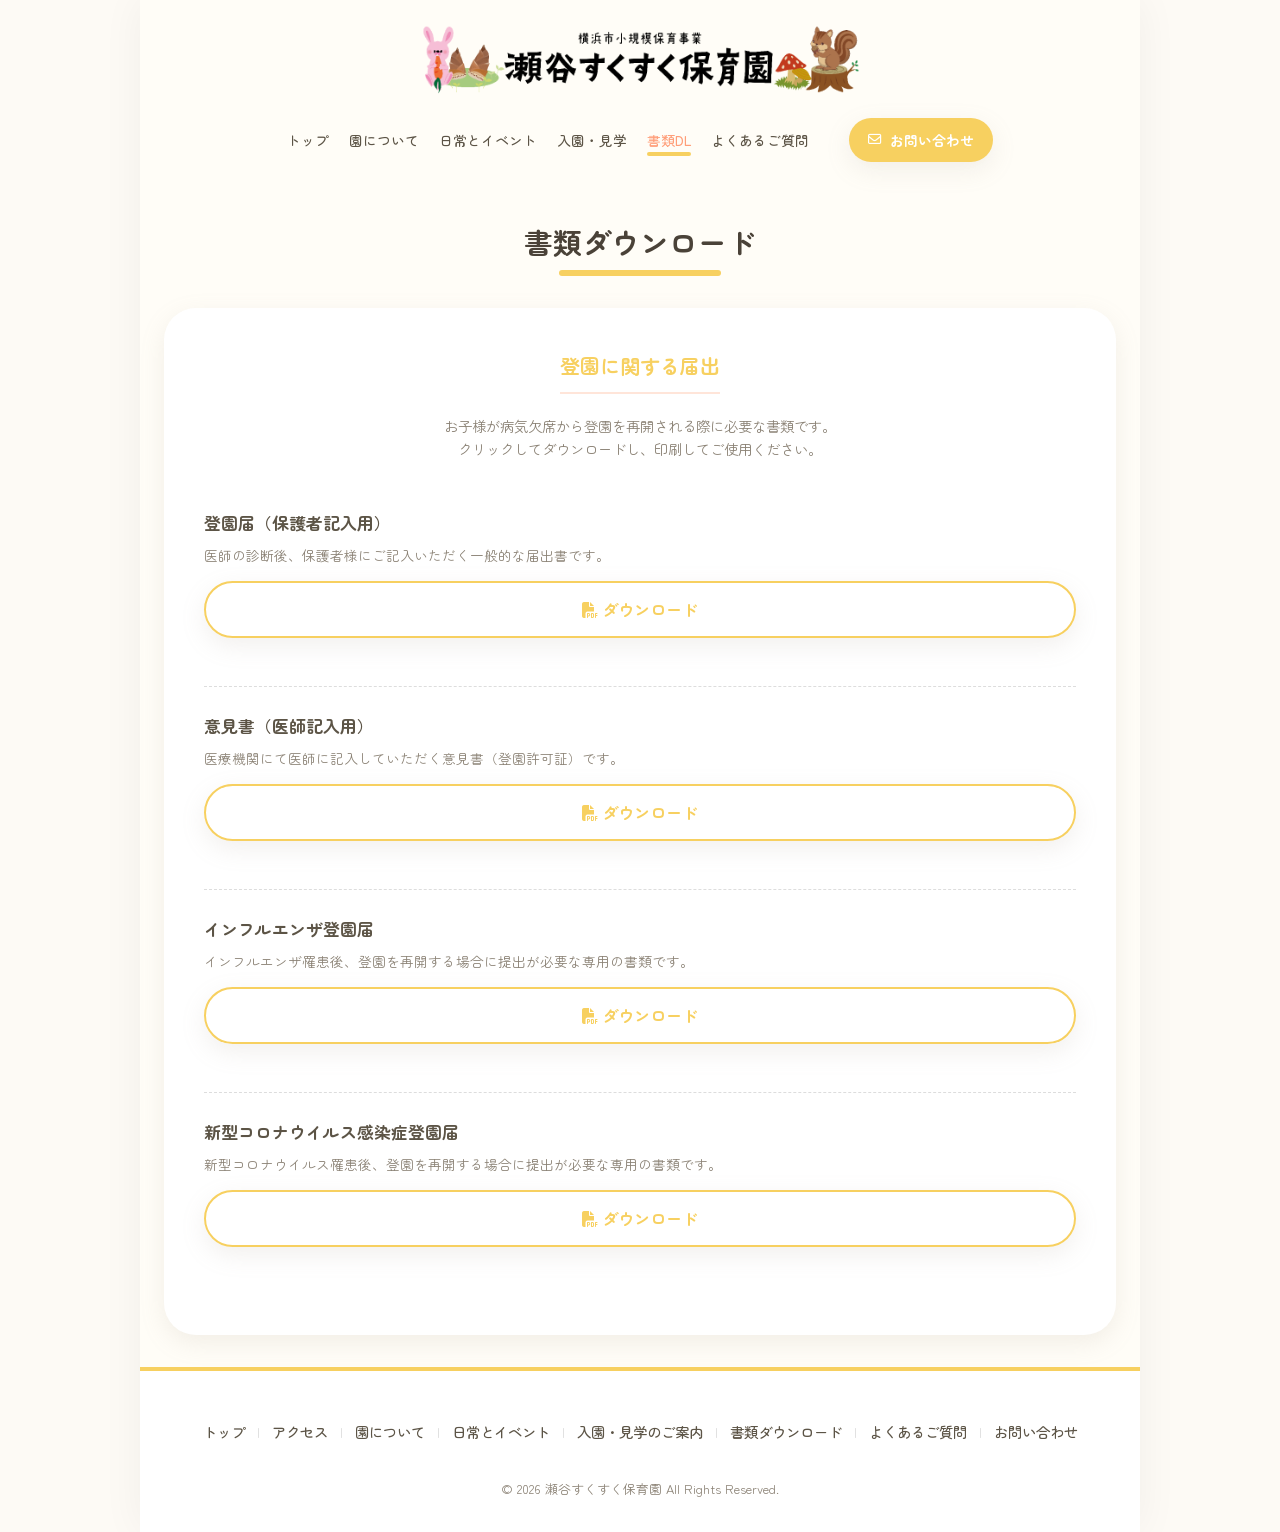
<file: download.html>
<!DOCTYPE html>
<html lang="ja">

<head>
  <meta charset="UTF-8">
  <meta name="viewport" content="width=device-width, initial-scale=1.0, maximum-scale=1.0, user-scalable=no">
  <title>書類ダウンロード | 瀬谷すくすく保育園</title>
  <link rel="stylesheet" href="css/styles.css">
  <link rel="stylesheet" href="https://cdnjs.cloudflare.com/ajax/libs/font-awesome/6.4.0/css/all.min.css">
</head>

<body>

  <!-- Main Container -->
  <div class="container">

    <header>
      <a href="index.html" class="logo">
        <img src="images/main_logo_v3.png" alt="瀬谷すくすく保育園" class="logo-img">
      </a>
      <nav class="desktop-nav">
        <ul>
          <li><a href="index.html">トップ</a></li>
          <li><a href="about.html">園について</a></li>
          <li><a href="daily.html">日常とイベント</a></li>
          <li><a href="admission.html">入園・見学</a></li>
          <li><a href="download.html">書類DL</a></li>
          <li><a href="faq.html">よくあるご質問</a></li>
        </ul>
        <div class="nav-contact-desktop">
          <a href="contact.html" class="btn btn-primary"><i class="fa-regular fa-envelope"></i> お問い合わせ</a>
        </div>
      </nav>
      <div class="hamburger">
        <span></span>
        <span></span>
        <span></span>
      </div>
      <!-- Hamburger Menu Overlay -->
      <nav class="mobile-nav">
        <img src="images/rabbit_menu.png" alt="うさぎ" class="menu-rabbit">
        <ul>
          <li><a href="index.html">トップ</a></li>
          <li><a href="index.html#access">アクセス</a></li>
          <li><a href="about.html">園について</a></li>
          <li><a href="daily.html">日常とイベント</a></li>
          <li><a href="admission.html">入園・見学のご案内</a></li>
          <li><a href="download.html">書類ダウンロード</a></li>
          <li><a href="faq.html">よくあるご質問</a></li>
        </ul>
        <div class="nav-contact">
          <a href="contact.html" class="btn btn-primary"><i class="fa-regular fa-envelope"></i> お問い合わせ</a>
        </div>
      </nav>
    </header>

    <main class="page-content pt-top">

      <h2 class="section-title">書類ダウンロード</h2>

      <!-- Download Section -->
      <section id="download" class="download card fade-in">
        <h3 class="card-title">登園に関する届出</h3>
        <p style="margin-bottom: 1.5rem; color: var(--text-light); font-size: 0.9rem; text-align: center;">
          お子様が病気欠席から登園を再開される際に必要な書類です。<br class="pc">クリックしてダウンロードし、印刷してご使用ください。
        </p>
        <ul class="download-list">
          <li>
            <div class="dl-info">
              <strong>登園届（保護者記入用）</strong>
              <p>医師の診断後、保護者様にご記入いただく一般的な届出書です。</p>
            </div>
            <a href="download/登園届（保護者記入）.pdf" class="btn btn-outline" download><i
                class="fa-solid fa-file-pdf"></i> ダウンロード</a>
          </li>
          <li>
            <div class="dl-info">
              <strong>意見書（医師記入用）</strong>
              <p>医療機関にて医師に記入していただく意見書（登園許可証）です。</p>
            </div>
            <a href="download/意見書（医師記入）.pdf" class="btn btn-outline" download><i
                class="fa-solid fa-file-pdf"></i> ダウンロード</a>
          </li>
          <li>
            <div class="dl-info">
              <strong>インフルエンザ登園届</strong>
              <p>インフルエンザ罹患後、登園を再開する場合に提出が必要な専用の書類です。</p>
            </div>
            <a href="download/インフルエンザ登園届.pdf" class="btn btn-outline" download><i
                class="fa-solid fa-file-pdf"></i> ダウンロード</a>
          </li>
          <li>
            <div class="dl-info">
              <strong>新型コロナウイルス感染症登園届</strong>
              <p>新型コロナウイルス罹患後、登園を再開する場合に提出が必要な専用の書類です。</p>
            </div>
            <a href="download/コロナ登園届.pdf" class="btn btn-outline" download><i
                class="fa-solid fa-file-pdf"></i> ダウンロード</a>
          </li>
        </ul>
      </section>

    </main>

    <!-- Footer -->
    <footer>
      <nav class="footer-nav">
        <a href="index.html">トップ</a>
        <a href="index.html#access">アクセス</a>
        <a href="about.html">園について</a>
        <a href="daily.html">日常とイベント</a>
        <a href="admission.html">入園・見学のご案内</a>
        <a href="download.html">書類ダウンロード</a>
        <a href="faq.html">よくあるご質問</a>
        <a href="contact.html">お問い合わせ</a>
      </nav>
      <p class="copyright">
        &copy; 2026 瀬谷すくすく保育園 All Rights Reserved.
      </p>
    </footer>

  </div>

  <script src="js/main.js"></script>
</body>

</html>
</file>
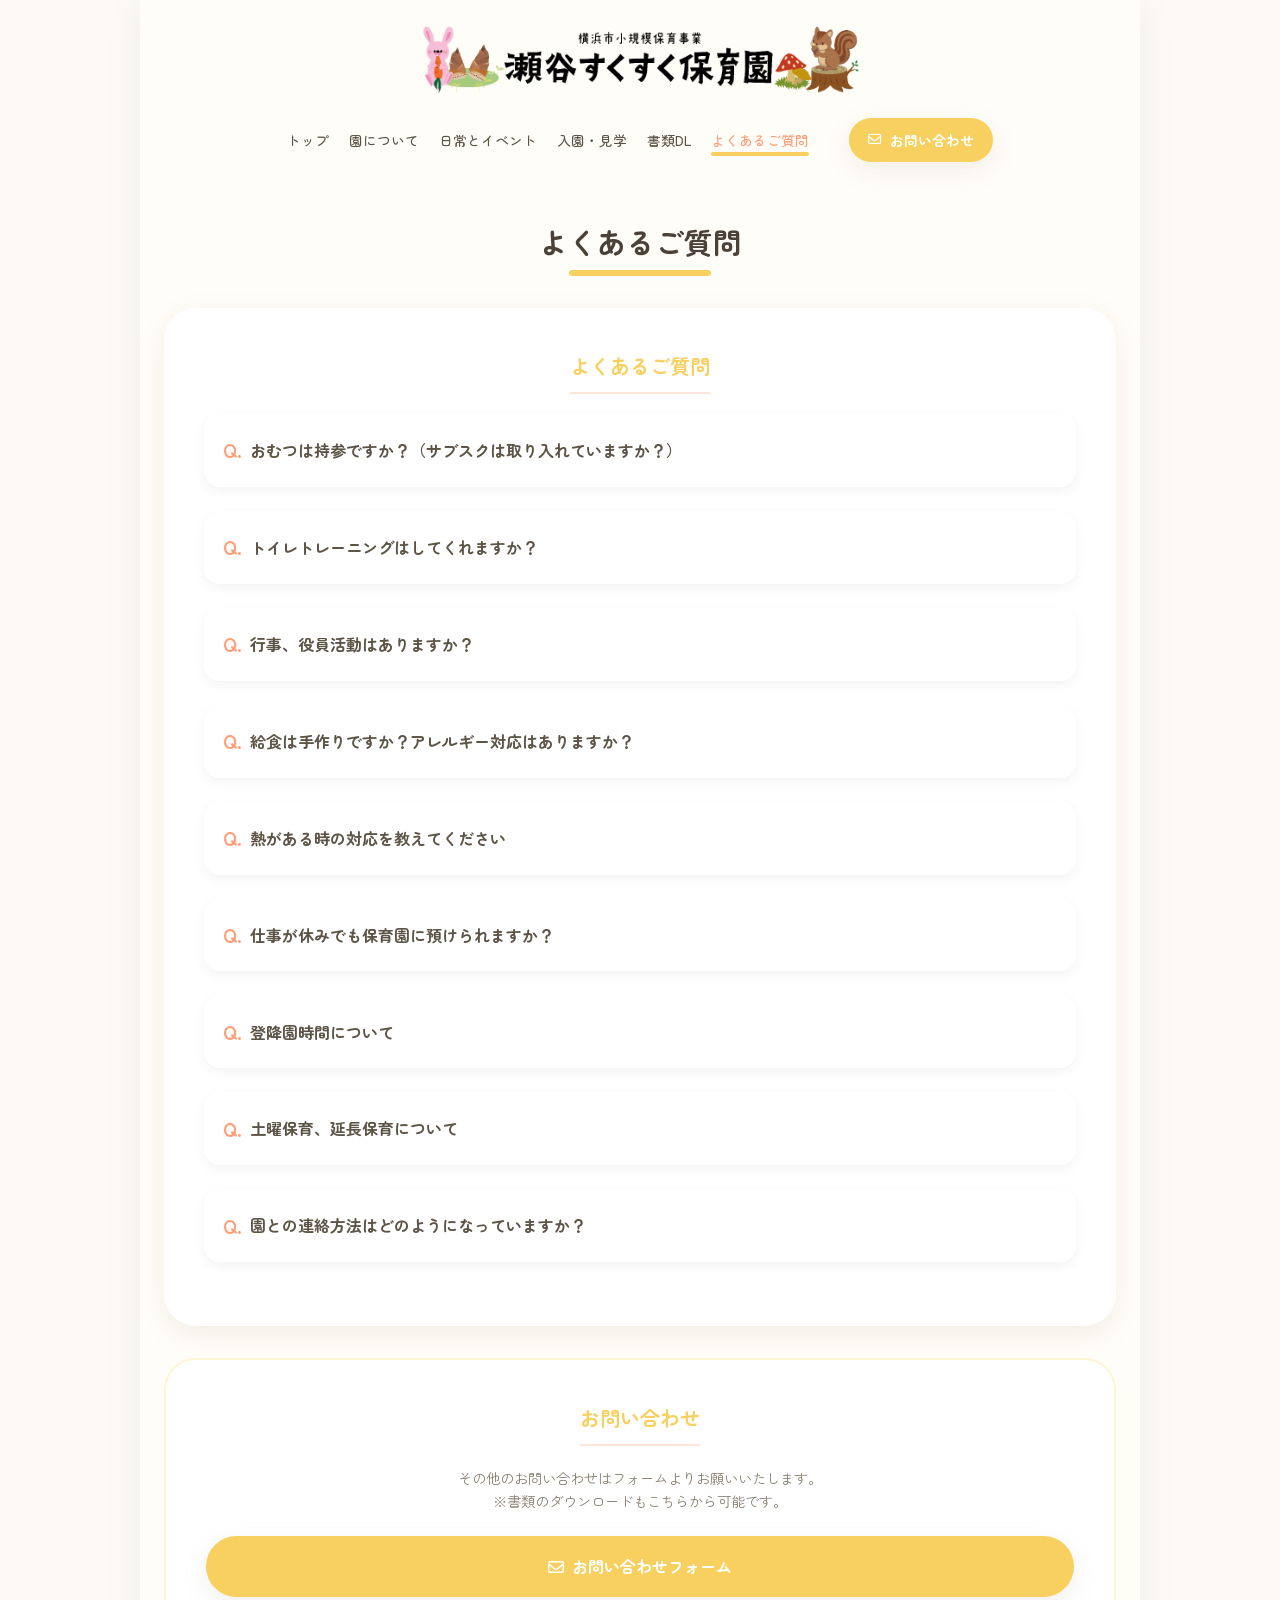
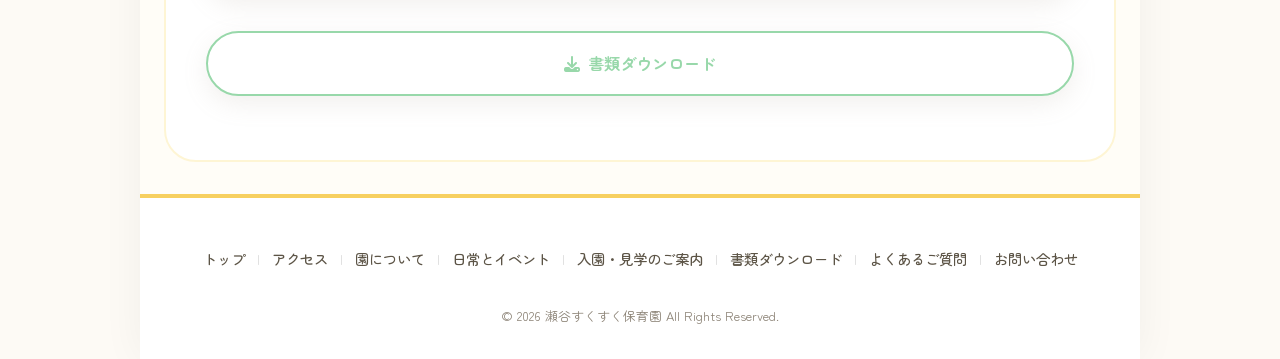
<file: faq.html>
<!DOCTYPE html>
<html lang="ja">

<head>
  <meta charset="UTF-8">
  <meta name="viewport" content="width=device-width, initial-scale=1.0, maximum-scale=1.0, user-scalable=no">
  <title>よくあるご質問 | 瀬谷すくすく保育園</title>
  <link rel="stylesheet" href="css/styles.css">
  <link rel="stylesheet" href="https://cdnjs.cloudflare.com/ajax/libs/font-awesome/6.4.0/css/all.min.css">
</head>

<body>

  <!-- Main Container -->
  <div class="container">

    <header>
      <a href="index.html" class="logo">
        <img src="images/main_logo_v3.png" alt="瀬谷すくすく保育園" class="logo-img">
      </a>
      <nav class="desktop-nav">
        <ul>
          <li><a href="index.html">トップ</a></li>
          <li><a href="about.html">園について</a></li>
          <li><a href="daily.html">日常とイベント</a></li>
          <li><a href="admission.html">入園・見学</a></li>
          <li><a href="download.html">書類DL</a></li>
          <li><a href="faq.html">よくあるご質問</a></li>
        </ul>
        <div class="nav-contact-desktop">
          <a href="contact.html" class="btn btn-primary"><i class="fa-regular fa-envelope"></i> お問い合わせ</a>
        </div>
      </nav>
      <div class="hamburger">
        <span></span>
        <span></span>
        <span></span>
      </div>
      <!-- Hamburger Menu Overlay -->
      <nav class="mobile-nav">
        <img src="images/rabbit_menu.png" alt="うさぎ" class="menu-rabbit">
        <ul>
          <li><a href="index.html">トップ</a></li>
          <li><a href="index.html#access">アクセス</a></li>
          <li><a href="about.html">園について</a></li>
          <li><a href="daily.html">日常とイベント</a></li>
          <li><a href="admission.html">入園・見学のご案内</a></li>
          <li><a href="download.html">書類ダウンロード</a></li>
          <li><a href="faq.html">よくあるご質問</a></li>
        </ul>
        <div class="nav-contact">
          <a href="contact.html" class="btn btn-primary"><i class="fa-regular fa-envelope"></i> お問い合わせ</a>
        </div>
      </nav>
    </header>

    <main class="page-content pt-top">

      <h2 class="section-title">よくあるご質問</h2>

      <!-- FAQ Content -->
      <section id="faq-list" class="card fade-in">
        <h3 class="card-title">よくあるご質問</h3>

        <div class="faq-item fade-in">
          <div class="faq-q">おむつは持参ですか？（サブスクは取り入れていますか？）</div>
          <div class="faq-a">おむつはご持参いただいています。<br>サブスクの導入予定は現時点ではありません。<br>おむつの処分は園でしています。</div>
        </div>

        <div class="faq-item fade-in">
          <div class="faq-q">トイレトレーニングはしてくれますか？</div>
          <div class="faq-a">お子様の状態を見たうえで、ご家庭と一緒に行います。</div>
        </div>

        <div class="faq-item fade-in">
          <div class="faq-q">行事、役員活動はありますか？</div>
          <div class="faq-a">
            あくまでも小さなお子様の生活の場となりますので、発表会などの大きな行事はありません。<br>日頃の様子は秋以降に予定している保育参加で見ていただけます。<br>秋ごろ、お祭り（土曜日開催）を予定しています。<br>役員活動はありません。
          </div>
        </div>

        <div class="faq-item fade-in">
          <div class="faq-q">給食は手作りですか？アレルギー対応はありますか？</div>
          <div class="faq-a">
            給食は園内の調理室で手作りしています。<br>アレルギーをお持ちのお子様で除去食対応が必要な方は主治医記入の「生活管理指導表」をご提出いただき職員と面談の上で除去食の提供をいたします。<br>宗教上の理由、ご家庭の方針などでの除去は対応いたしかねます。
          </div>
        </div>

        <div class="faq-item fade-in">
          <div class="faq-q">熱がある時の対応を教えてください</div>
          <div class="faq-a">
            通常３８度を超えた時点でお迎えのご連絡をしています。<br>ただし、発熱と同時に嘔吐、下痢、激しい咳や鼻水などがある場合は３８度を超えていなくてもお迎えのご連絡をいたします。<br>また、嘔吐、下痢が続く、水分も取れない、明らかに様子がおかしいなどの時は発熱がなくてもお迎えのご連絡をいたします。<br>熱が３７度後半で全身状態が悪いなど、そのあと体調の悪化が予想される場合は状況のご連絡をすることがあります。
          </div>
        </div>

        <div class="faq-item fade-in">
          <div class="faq-q">仕事が休みでも保育園に預けられますか？</div>
          <div class="faq-a">保護者の方のお仕事がお休みの日でもお預かりは可能ですが、必要最低限の時間でのご利用をお願いします。<br>緊急時の連絡を確実にとるため、当日の居場所、連絡先を必ずお知らせください。
          </div>
        </div>

        <div class="faq-item fade-in">
          <div class="faq-q">登降園時間について</div>
          <div class="faq-a">保護者の方の出勤が遅いかたが送り、帰宅の早いかたがお迎えに来るようご協力をお願いしています。</div>
        </div>

        <div class="faq-item fade-in">
          <div class="faq-q">土曜保育、延長保育について</div>
          <div class="faq-a">
            事前申請していただいた上で実施しています。<br />詳細につきましては園にご確認ください。<br />※延長保育はお子様への負担が大きいため、ご家庭内で出来る限り調整していただけますようお願いします。
          </div>
        </div>

        <div class="faq-item fade-in">
          <div class="faq-q">園との連絡方法はどのようになっていますか？</div>
          <div class="faq-a">「コドモン」アプリを使用しています。<br>園だよりなどのお知らせもアプリを通じて配布しています。</div>
        </div>

      </section>

      <!-- Contact & Download Section -->
      <section id="contact" class="card card-contact">
        <h3 class="card-title">お問い合わせ</h3>
        <p style="font-size: 0.9rem; color: var(--text-light); margin-bottom: 1.5rem;">
          その他のお問い合わせはフォームよりお願いいたします。<br>
          ※書類のダウンロードもこちらから可能です。
        </p>

        <div style="display: flex; flex-direction: column; gap: 10px;">
          <a href="contact.html" class="btn btn-primary">
            <i class="fa-regular fa-envelope"></i> お問い合わせフォーム
          </a>
          <a href="download.html" class="btn btn-secondary-outline">
            <i class="fa-solid fa-download"></i> 書類ダウンロード
          </a>
        </div>
      </section>

    </main>

    <!-- Footer -->
    <footer>
      <nav class="footer-nav">
        <a href="index.html">トップ</a>
        <a href="index.html#access">アクセス</a>
        <a href="about.html">園について</a>
        <a href="daily.html">日常とイベント</a>
        <a href="admission.html">入園・見学のご案内</a>
        <a href="download.html">書類ダウンロード</a>
        <a href="faq.html">よくあるご質問</a>
        <a href="contact.html">お問い合わせ</a>
      </nav>
      <p class="copyright">
        &copy; 2026 瀬谷すくすく保育園 All Rights Reserved.
      </p>
    </footer>

  </div>

  <script src="js/main.js"></script>
</body>

</html>
</file>
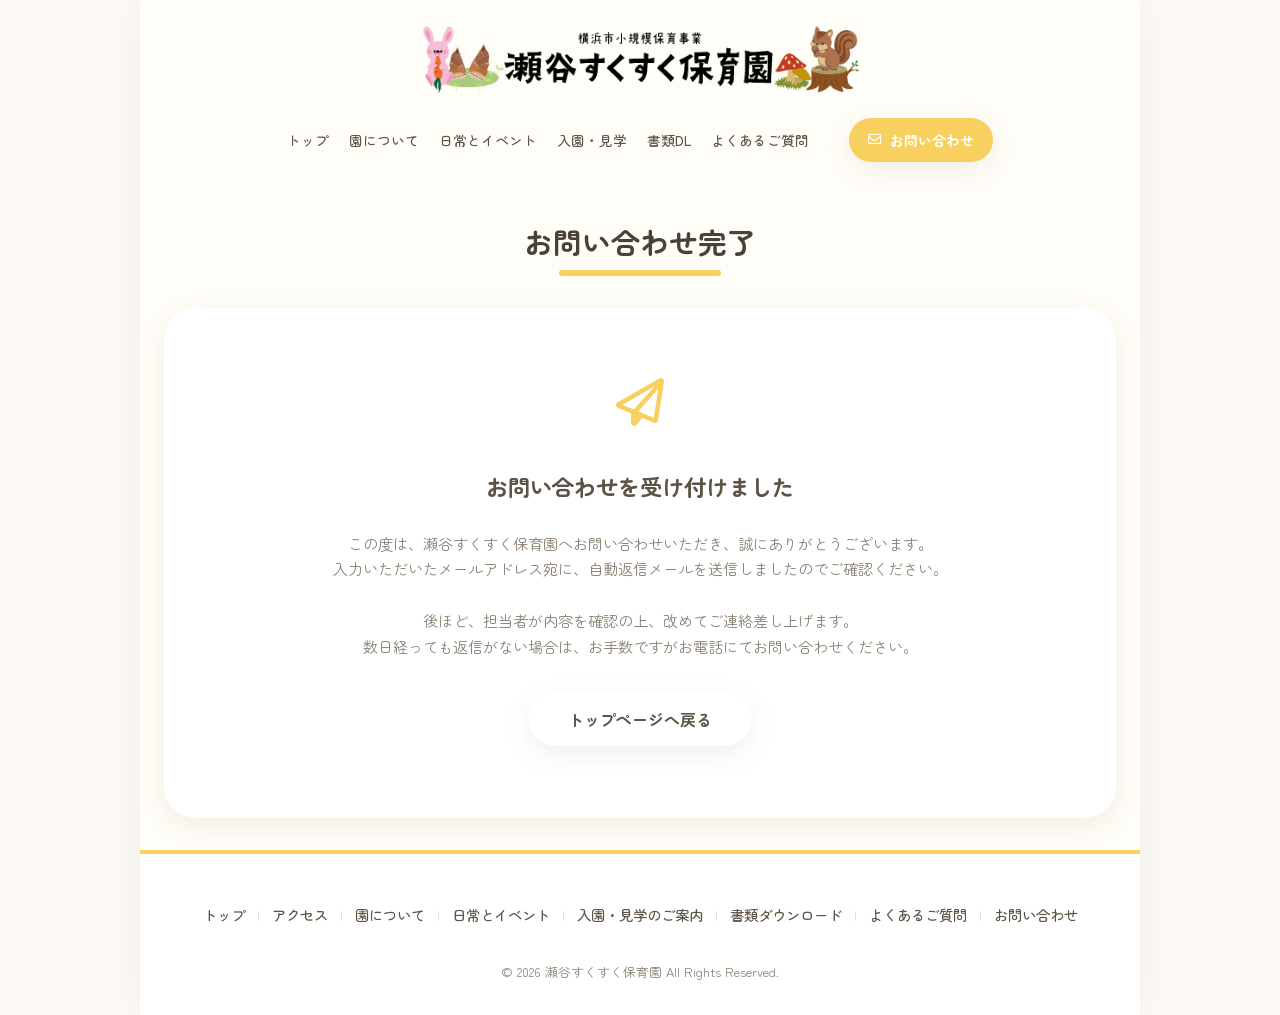
<file: thanks.html>
<!DOCTYPE html>
<html lang="ja">

<head>
  <meta charset="UTF-8">
  <meta name="viewport" content="width=device-width, initial-scale=1.0, maximum-scale=1.0, user-scalable=no">
  <title>お問い合わせ完了 | 瀬谷すくすく保育園</title>
  <link rel="stylesheet" href="css/styles.css">
  <link rel="stylesheet" href="https://cdnjs.cloudflare.com/ajax/libs/font-awesome/6.4.0/css/all.min.css">
</head>

<body>

  <!-- Main Container -->
  <div class="container">

    <header>
      <a href="index.html" class="logo">
        <img src="images/main_logo_v3.png" alt="瀬谷すくすく保育園" class="logo-img">
      </a>
      <nav class="desktop-nav">
        <ul>
          <li><a href="index.html">トップ</a></li>
          <li><a href="about.html">園について</a></li>
          <li><a href="daily.html">日常とイベント</a></li>
          <li><a href="admission.html">入園・見学</a></li>
          <li><a href="download.html">書類DL</a></li>
          <li><a href="faq.html">よくあるご質問</a></li>
        </ul>
        <div class="nav-contact-desktop">
          <a href="contact.html" class="btn btn-primary"><i class="fa-regular fa-envelope"></i> お問い合わせ</a>
        </div>
      </nav>
      <div class="hamburger">
        <span></span>
        <span></span>
        <span></span>
      </div>
      <!-- Hamburger Menu Overlay -->
      <nav class="mobile-nav">
        <img src="images/rabbit_menu.png" alt="うさぎ" class="menu-rabbit">
        <ul>
          <li><a href="index.html">トップ</a></li>
          <li><a href="index.html#access">アクセス</a></li>
          <li><a href="about.html">園について</a></li>
          <li><a href="daily.html">日常とイベント</a></li>
          <li><a href="admission.html">入園・見学のご案内</a></li>
          <li><a href="download.html">書類ダウンロード</a></li>
          <li><a href="faq.html">よくあるご質問</a></li>
        </ul>
        <div class="nav-contact">
          <a href="contact.html" class="btn btn-primary"><i class="fa-regular fa-envelope"></i> お問い合わせ</a>
        </div>
      </nav>
    </header>

    <main class="page-content pt-top">

      <h2 class="section-title">お問い合わせ完了</h2>

      <!-- Thanks Section -->
      <section class="card fade-in" style="text-align: center; padding: 3rem 1.5rem;">
        <div style="font-size: 3rem; color: var(--primary-color); margin-bottom: 1.5rem;">
          <i class="fa-regular fa-paper-plane"></i>
        </div>
        <h3 style="font-size: 1.4rem; margin-bottom: 1.5rem; color: var(--text-main);">お問い合わせを受け付けました</h3>
        <p style="font-size: 0.95rem; line-height: 1.7; color: var(--text-light); margin-bottom: 2rem;">
          この度は、瀬谷すくすく保育園へお問い合わせいただき、誠にありがとうございます。<br>
          入力いただいたメールアドレス宛に、自動返信メールを送信しましたのでご確認ください。<br><br>
          後ほど、担当者が内容を確認の上、改めてご連絡差し上げます。<br>
          数日経っても返信がない場合は、お手数ですがお電話にてお問い合わせください。
        </p>

        <a href="index.html" class="btn btn-secondary" style="display: inline-block; padding: 0.8rem 2.5rem;">トップページへ戻る</a>
      </section>

    </main>

    <!-- Footer -->
    <footer>
      <nav class="footer-nav">
        <a href="index.html">トップ</a>
        <a href="index.html#access">アクセス</a>
        <a href="about.html">園について</a>
        <a href="daily.html">日常とイベント</a>
        <a href="admission.html">入園・見学のご案内</a>
        <a href="download.html">書類ダウンロード</a>
        <a href="faq.html">よくあるご質問</a>
        <a href="contact.html">お問い合わせ</a>
      </nav>
      <p class="copyright">
        &copy; 2026 瀬谷すくすく保育園 All Rights Reserved.
      </p>
    </footer>

  </div>

  <script src="js/main.js"></script>
</body>

</html>
</file>
<file: css/styles.css>
@import url('https://fonts.googleapis.com/css2?family=Zen+Maru+Gothic:wght@400;500;700&display=swap');

:root {
  --primary-color: #F7D060;
  --secondary-color: #98D8AA;
  --accent-color: #FF9E79;
  --bg-color: #FFFDF7;
  --text-main: #5C5446;
  --text-light: #8A8174;
  --blob-peach: #FFE5D9;
  --blob-green: #D4E2D9;
  --blob-blue: #E0F4F7;
  --box-shadow: 0 8px 24px rgba(169, 155, 142, 0.15);
  --border-radius-lg: 32px;
  --border-radius-blob: 40% 60% 70% 30% / 40% 50% 60% 50%;
  --transition: all 0.3s ease;
  --card-padding-sp: 1.5rem;
  --card-padding-pc: 2.5rem;
}

* {
  box-sizing: border-box;
  margin: 0;
  padding: 0;
}

body {
  font-family: 'Zen Maru Gothic', sans-serif;
  color: var(--text-main);
  background-color: var(--bg-color);
  line-height: 1.8;
  overflow-x: hidden;
}

body.no-scroll {
  overflow: hidden;
}

/* Visibility Utilities */
.sp,
.tab,
.pc {
  display: none !important;
}

@media (max-width: 767px) {
  .sp {
    display: block !important;
  }

  br.sp {
    display: inline !important;
  }
}

@media (min-width: 768px) and (max-width: 1023px) {
  .tab {
    display: block !important;
  }

  br.tab {
    display: inline !important;
  }
}

@media (min-width: 1024px) {
  .pc {
    display: block !important;
  }

  br.pc {
    display: inline !important;
  }
}

a {
  text-decoration: none;
  color: inherit;
}

h1,
h2,
h3,
h4 {
  font-weight: 700;
  color: #4A4238;
}

img {
  max-width: 100%;
  height: auto;
  border-radius: var(--border-radius-lg);
}

/* Animations */
@keyframes float {
  0% {
    transform: translateY(0px) rotate(0deg);
  }

  50% {
    transform: translateY(-15px) rotate(2deg);
  }

  100% {
    transform: translateY(0px) rotate(0deg);
  }
}

@keyframes blob-morph {
  0% {
    border-radius: 40% 60% 70% 30% / 40% 50% 60% 50%;
  }

  34% {
    border-radius: 70% 30% 50% 50% / 30% 30% 70% 70%;
  }

  67% {
    border-radius: 100% 60% 60% 100% / 100% 100% 60% 60%;
  }

  100% {
    border-radius: 40% 60% 70% 30% / 40% 50% 60% 50%;
  }
}

@keyframes fadeIn {
  from {
    opacity: 0;
    transform: translateY(20px);
  }

  to {
    opacity: 1;
    transform: translateY(0);
  }
}

.fade-in {
  opacity: 0;
  animation: fadeIn 1s ease forwards;
}

/* Header */
header {
  position: fixed;
  top: 0;
  left: 0;
  width: 100%;
  padding: 0.8rem 1rem;
  display: flex;
  justify-content: center;
  align-items: center;
  z-index: 1000;
  background: rgba(255, 253, 247, 0.9);
  backdrop-filter: blur(10px);
}

.logo {
  font-size: 1.25rem;
  font-weight: 700;
  color: var(--accent-color);
  display: flex;
  align-items: center;
  gap: 8px;
  margin: 0;
  max-width: calc(100% - 100px);
}

/* CSS-based crop for the sign */
.logo-img {
  width: auto;
  max-width: 100%;
  height: 70px;
  object-fit: contain;
  border-radius: 0;
}

.logo-img-small {
  width: 150px;
  height: 30px;
  object-fit: cover;
  object-position: center 10%;
  border-radius: 8px;
  margin-bottom: 0.5rem;
}

.hamburger {
  position: absolute;
  right: 1.25rem;
  top: 50%;
  transform: translateY(-50%);
  width: 32px;
  height: 22px;
  display: flex;
  flex-direction: column;
  justify-content: space-between;
  cursor: pointer;
  z-index: 1001;
}

.hamburger span {
  display: block;
  width: 100%;
  height: 3px;
  background-color: var(--text-main);
  border-radius: 3px;
  transition: var(--transition);
}

.hamburger.active span:nth-child(1) {
  transform: translateY(9.5px) rotate(45deg);
}

.hamburger.active span:nth-child(2) {
  opacity: 0;
}

.hamburger.active span:nth-child(3) {
  transform: translateY(-9.5px) rotate(-45deg);
}

/* Mobile Nav Overlay */
.mobile-nav {
  position: fixed;
  top: 0;
  left: 0;
  width: 100%;
  height: 100%;
  height: 100dvh;
  background: var(--bg-color);
  z-index: 1000;
  display: flex;
  flex-direction: column;
  justify-content: flex-start;
  align-items: center;
  padding: 4rem 1.5rem;
  opacity: 0;
  visibility: hidden;
  transform: scale(0.95);
  transition: opacity 0.4s ease, visibility 0.4s, transform 0.4s ease;
  overflow-y: auto;
  -webkit-overflow-scrolling: touch;
}

.mobile-nav.open {
  opacity: 1;
  visibility: visible;
  transform: scale(1);
}

.menu-rabbit {
  width: 100px;
  max-width: 30%;
  margin-bottom: 0.5rem;
  animation: float 4s ease-in-out infinite;
}

.mobile-nav ul {
  list-style: none;
  text-align: center;
  margin-bottom: 1.5rem;
}

.mobile-nav ul li {
  margin-bottom: 1rem;
}

.mobile-nav ul li a {
  font-size: 1.2rem;
  font-weight: 700;
  color: var(--text-main);
}

.nav-contact {
  margin-top: 0;
}

/* Helper for subpages */
.pt-top {
  padding-top: 110px;
}

/* Hero Section */
.hero {
  position: relative;
  display: flex;
  flex-direction: column;
  align-items: center;
  padding: 9rem 1.5rem 4rem;
  text-align: center;
  overflow: hidden;
  z-index: 5;
  /* Create stacking context for bubbles */
}

.hero h1,
.hero p,
.hero-image {
  position: relative;
  z-index: 10;
  /* Ensure content is above bubbles */
}

.hero-bg-blob {
  position: absolute;
  top: -50px;
  right: -100px;
  width: 300px;
  height: 300px;
  background: var(--blob-peach);
  border-radius: 50%;
  opacity: 0.8;
  z-index: 1;
  animation: blob-morph 10s infinite alternate;
}

.hero-bg-blob-2 {
  position: absolute;
  bottom: 0;
  left: -80px;
  width: 250px;
  height: 250px;
  background: var(--blob-green);
  border-radius: 50%;
  opacity: 0.8;
  z-index: 1;
  animation: blob-morph 12s infinite alternate-reverse;
}

.hero-image {
  position: relative;
  width: 100%;
  max-width: 550px;
  animation: float 6s ease-in-out infinite;
  margin-bottom: 2rem;
}

.hero h1 {
  font-size: 2.5rem;
  line-height: 1.3;
  margin-bottom: 1rem;
  position: relative;
  z-index: 10;
}

.hero h1 span {
  display: block;
  color: var(--secondary-color);
}

.hero p {
  font-size: 1.1rem;
  margin-bottom: 2.5rem;
  color: var(--text-light);
}

.hero-image img {
  width: 100%;
  aspect-ratio: 4 / 3;
  object-fit: cover;
  border-radius: var(--border-radius-blob);
  box-shadow: var(--box-shadow);
  border: 8px solid white;
  position: relative;
  z-index: 11;
  /* Combine animations: fadeIn for opacity, blob-morph for shape */
  animation: fadeIn 0.8s ease-out forwards, blob-morph 15s infinite alternate;
}

.hero-image img.hero-img-exterior {
  object-position: center 30%;
  /* Shift image content downwards to show sign */
}

/* Wavy Section Separators using SVG background */
.wave-top,
.wave-bottom {
  width: 100%;
  height: 40px;
  /* Adjust height */
  background-repeat: no-repeat;
  background-size: 100% 100%;
  /* Ensure the wave stretches to full width/height */
  background-position: bottom;
}

.wave-top {
  background-image: url('data:image/svg+xml;utf8,<svg viewBox="0 0 1200 120" preserveAspectRatio="none" xmlns="http://www.w3.org/2000/svg"><path d="M321.39,56.44c58-10.79,114.16-30.13,172-41.86,82.39-16.72,168.19-17.73,250.45-.39C823.78,31,906.67,72,985.66,92.83c70.05,18.48,146.53,26.09,214.34,3V120H0V0C54.43,26.5,108.57,59.34,163.66,74.72,216.59,89.47,270.78,66.86,321.39,56.44Z" fill="%23fff" /></svg>');
  height: 80px;
  /* 40px wave + 40px white space */
  background-size: 100% 40px;
  background-position: top;
  border-bottom: 40px solid #fff;
  margin-top: 0;
  margin-bottom: 0;
  position: relative;
  z-index: 5;
  pointer-events: none;
  /* Make clicking/scrolling pass through */
}

/* Sections */
section {
  padding: 1.5rem 0.75rem;
  position: relative;
  scroll-margin-top: 110px;
}

@media (min-width: 480px) {
  section {
    padding: 2rem 1.5rem;
  }
}

.section-title {
  text-align: center;
  font-size: clamp(1.4rem, 6vw, 1.8rem);
  margin: 1.5rem auto 2.5rem;
  position: relative;
  display: block;
  width: fit-content;
}

.section-title::after {
  content: '';
  position: absolute;
  bottom: -8px;
  left: 15%;
  width: 70%;
  height: 6px;
  background: var(--primary-color);
  border-radius: 4px;
}


/* Instagram Special Decoration */
.insta-header {
  display: flex;
  flex-direction: column;
  align-items: center;
  margin-bottom: 1.5rem;
}

.insta-title-main {
  background: linear-gradient(45deg, #f09433, #e6683c, #dc2743, #cc2366, #bc1888);
  color: white;
  padding: 0.4rem 2rem;
  font-size: 1.1rem;
  font-weight: bold;
  display: inline-flex;
  align-items: center;
  gap: 6px;
}

#eapps-instagram-feed-1 {
  margin: 0 auto;
}

/* Force 4 columns for Instagram widget on mobile */
@media (max-width: 767px) {

  div[class*="elfsight-app"] div[class*="GridInner"],
  div[class*="elfsight-app"] div[class*="PostsGrid__Inner"],
  div[class*="elfsight-app"] div[class*="Layout__Inner"] {
    display: grid !important;
    grid-template-columns: repeat(4, 1fr) !important;
    gap: 4px !important;
  }

  /* Adjust image ratio/size if necessary */
  div[class*="elfsight-app"] div[class*="Post__Media"] {
    padding-top: 100% !important;
  }
}

.news-list-container {
  max-height: 200px;
  overflow-y: auto;
  padding-right: 10px;
  text-align: left;
}


/* News & Instagram */
.news-insta {
  background: white;
  border-radius: var(--border-radius-lg);
  padding: var(--card-padding-sp);
  box-shadow: var(--box-shadow);
  margin-bottom: 2rem;
  position: relative;
}

@media (min-width: 480px) {
  .news-insta {
    padding: var(--card-padding-pc);
  }
}

.news-item {
  display: flex;
  flex-direction: column;
  border-bottom: 2px dashed #eee;
  padding: 1rem 0;
}

.news-item:last-child {
  border-bottom: none;
}

.news-date {
  font-size: 0.85rem;
  color: var(--accent-color);
  font-weight: 700;
}

.news-title {
  font-size: 1rem;
}

.news-list-container::-webkit-scrollbar {
  width: 6px;
}

.news-list-container::-webkit-scrollbar-track {
  background: var(--bg-color);
  border-radius: 4px;
}

.news-list-container::-webkit-scrollbar-thumb {
  background: var(--primary-color);
  border-radius: 4px;
}

.btn {
  display: inline-flex;
  align-items: center;
  justify-content: center;
  padding: 1rem 1.5rem;
  border-radius: 50px;
  font-weight: 700;
  box-shadow: var(--box-shadow);
  transition: var(--transition);
  margin-bottom: 1.5rem;
  gap: 8px;
  white-space: nowrap;
}

.btn-primary {
  background: var(--primary-color);
  color: #fff;
}

.btn-primary:active {
  transform: scale(0.95);
}

.btn-instagram {
  background: linear-gradient(45deg, #f09433 0%, #e6683c 25%, #dc2743 50%, #cc2366 75%, #bc1888 100%);
  color: white;
}

/* About Section */
.about {
  background: var(--blob-peach);
  border-radius: var(--border-radius-lg);
  margin: 2rem 1.5rem;
  padding: var(--card-padding-sp);
}

@media (min-width: 480px) {
  .about {
    padding: var(--card-padding-pc);
  }
}

.manager-profile {
  display: flex;
  flex-direction: column;
  align-items: center;
  text-align: center;
  margin-bottom: 2rem;
}

.manager-avatar {
  width: 15rem;
  height: 15rem;
  border-radius: var(--border-radius-blob);
  box-shadow: var(--box-shadow);
  border: 4px solid white;
  margin-bottom: 1.5rem;
  object-fit: cover;
  transition: var(--transition);
}

.manager-avatar:hover {
  transform: scale(1.05) rotate(2deg);
}

.profile-flex {
  display: flex;
  flex-direction: column;
  gap: 2rem;
  align-items: center;
}

@media (min-width: 1024px) {
  .profile-flex {
    flex-direction: row;
    text-align: left;
    align-items: flex-start;
    padding: 1rem 0;
  }

  .profile-flex.reverse {
    flex-direction: row-reverse;
  }

  .manager-avatar {
    margin-bottom: 0;
    flex-shrink: 0;
  }

  .manager-profile-content {
    flex: 1;
  }
}

/* Daily Life & Admission */
.card {
  background: white;
  border-radius: var(--border-radius-lg);
  padding: var(--card-padding-sp);
  box-shadow: var(--box-shadow);
  margin-bottom: 2rem;
  margin-left: 0.75rem;
  margin-right: 0.75rem;
  text-align: left;
}

@media (min-width: 480px) {
  .card {
    padding: var(--card-padding-pc);
    margin-left: 1.5rem;
    margin-right: 1.5rem;
  }
}

.card-title {
  font-size: clamp(1.1rem, 4vw, 1.25rem);
  margin-bottom: 1.25rem;
  color: var(--primary-color);
  border-bottom: 2px solid var(--blob-peach);
  padding-bottom: 0.5rem;
  text-align: center;
  width: fit-content;
  margin-left: auto;
  margin-right: auto;
  display: block;
}

/* Profiles & Signatures */
.profile-signature {
  text-align: right;
  border-top: 1px solid #f0f0f0;
  padding-top: 1rem;
  margin-top: 1rem;
}

.profile-signature small {
  color: var(--text-light);
  display: block;
  margin-bottom: 0.5rem;
}

.profile-signature p {
  font-weight: 700;
  margin: 0;
}

.profile-meta {
  font-weight: 700;
  margin-bottom: 1rem;
  color: var(--accent-color);
}

.profile-name {
  font-size: 1.3rem;
  margin-bottom: 0.3rem;
}

/* Info Lists & Tables */
.philosophy-list {
  font-size: 0.95rem;
  line-height: 1.8;
  color: var(--text-main);
  margin: 0 auto;
  padding: 0;
  list-style: none;
  text-align: center;
}

.philosophy-list li {
  margin-bottom: 0.5rem;
  position: relative;
}

.philosophy-list li::before {
  content: '\f4d8'; /* Font Awesome seedling icon */
  font-family: 'Font Awesome 6 Free';
  font-weight: 900;
  color: var(--secondary-color);
  margin-right: 0.5rem;
  font-size: 1.1rem;
}

.policy-list {
  list-style: none;
  padding: 0;
  margin: 0 auto;
  max-width: 600px;
}

.policy-list li {
  position: relative;
  padding-left: 1.8rem;
  margin-bottom: 1rem;
  font-size: 0.95rem;
  line-height: 1.6;
  text-align: left;
}

.policy-list li:last-child {
  margin-bottom: 0;
}

.policy-list li::before {
  content: '\f4d8'; /* Font Awesome seedling icon */
  font-family: 'Font Awesome 6 Free';
  font-weight: 900;
  position: absolute;
  left: 0;
  top: 0.1rem;
  color: var(--secondary-color);
  font-size: 1.1rem;
}

.info-table {
  width: 100%;
  font-size: 0.9rem;
  text-align: left;
  border-collapse: collapse;
  margin-top: 0;
  margin-bottom: 1rem;
}

.info-table tr {
  border-bottom: 1px dashed #ddd;
}

.info-table th {
  padding: 0.75rem 0;
  font-weight: 700;
  color: var(--text-main);
  white-space: nowrap;
}

.info-table td {
  padding: 0.75rem 0;
  text-align: right;
}

#facility-info .info-table th {
  width: 30%;
  text-align: left;
}

#facility-info .info-table td {
  text-align: left;
}

/* Associated Facilities */
.associated-desc {
  font-size: 0.85rem;
  margin-bottom: 1.5rem;
  text-align: left;
}

.associated-card {
  font-size: 0.85rem;
  text-align: left;
  margin-bottom: 1rem;
  background: #fafafa;
  padding: 1rem;
  border-radius: 8px;
  border: 1px solid transparent;
  transition: var(--transition);
}

.associated-card:hover {
  background: white;
  border-color: var(--primary-color);
  box-shadow: var(--box-shadow);
  transform: translateY(-2px);
}

.associated-card:last-child {
  margin-bottom: 0;
}

/* Utils */
.mb-lg {
  margin-bottom: 2.5rem !important;
}

.mb-md {
  margin-bottom: 1.5rem !important;
}

.mb-sm {
  margin-bottom: 1rem !important;
}

.mt-0 {
  margin-top: 0 !important;
}

.text-left {
  text-align: left !important;
}

.text-center {
  text-align: center !important;
}

.text-right {
  text-align: right !important;
}

.fw-bold {
  font-weight: 700 !important;
}

.card p {
  font-size: clamp(0.85rem, 3.8vw, 0.95rem);
  line-height: 1.6;
}

.admission-alert {
  background: var(--blob-blue);
  border: 2px dashed var(--secondary-color);
  box-shadow: none;
  /* Special alert look without card shadow */
}

/* Specialized Card for Contact/Call-to-Action */
.card-contact {
  text-align: center;
  background: white !important;
  border: 2px solid #FEF5D4 !important;
  box-shadow: none !important;
}

.btn-secondary-outline {
  background: white !important;
  border: 2px solid var(--secondary-color) !important;
  color: var(--secondary-color) !important;
}

.btn-secondary-outline:hover {
  background: var(--secondary-color) !important;
  color: white !important;
}

/* FAQ */
.faq-item {
  background: white;
  border-radius: 16px;
  margin-bottom: 1.5rem;
  overflow: hidden;
  box-shadow: 0 4px 12px rgba(0, 0, 0, 0.05);
}

.faq-q {
  padding: 1.2rem;
  font-weight: 700;
  cursor: pointer;
  display: flex;
  justify-content: flex-start;
  align-items: center;
  background: white;
  text-align: left;
}

.faq-q::before {
  content: 'Q.';
  color: var(--accent-color);
  font-size: 1.2rem;
  margin-right: 8px;
}

.faq-a {
  padding: 0 1.2rem 1.2rem 2.8rem;
  display: none;
  color: var(--text-light);
  border-top: 1px dashed #eee;
  text-align: left;
}

.faq-item.active .faq-a {
  display: block;
  padding-top: 1.2rem;
}

/* Footer */
footer {
  background: white;
  padding: 3rem 1.5rem 2rem;
  text-align: center;
  border-top: 4px solid var(--primary-color);
  display: flex;
  flex-direction: column;
  align-items: center;
}

.footer-nav {
  display: flex;
  flex-wrap: wrap;
  justify-content: center;
  align-items: center;
  gap: 12px;
  margin-bottom: 2rem;
}

.footer-nav a {
  font-size: 0.9rem;
  font-weight: 500;
  display: flex;
  align-items: center;
  gap: 12px;
}

.footer-nav a:not(:last-child)::after {
  content: '|';
  color: #ddd;
  font-weight: 400;
}

.copyright {
  font-size: 0.8rem;
  color: var(--text-light);
}

/* Helper classes for home/access */
.access-address {
  margin-bottom: 1.5rem;
  font-size: 0.95rem;
  text-align: center;
}

.map-container {
  border-radius: var(--border-radius-lg);
  overflow: hidden;
  margin-top: 0;
  margin-bottom: 1rem;
  aspect-ratio: 1 / 1;
  width: 100%;
}

/* Specific centering for home page cards */
#news,
#instagram,
#access {
  text-align: center;
}


/* Contact Form Styles */
.contact-form {
  text-align: left;
  position: relative;
}

/* 画面に出さず、支援技術とキーボードの対象にもしないスパム対策欄 */
.contact-hp,
.contact-hp label,
.contact-hp input {
  position: absolute;
  width: 1px;
  height: 1px;
  padding: 0;
  margin: -1px;
  overflow: hidden;
  clip: rect(0, 0, 0, 0);
  clip-path: inset(50%);
  border: 0;
  white-space: nowrap;
  pointer-events: none;
}

.form-group {
  margin-bottom: 1.5rem;
}

.form-group label {
  display: block;
  font-weight: bold;
  margin-bottom: 0.5rem;
  font-size: 0.9rem;
}

.required {
  font-size: 0.7rem;
  background-color: #ff6b6b;
  color: white;
  padding: 2px 6px;
  border-radius: 4px;
  margin-right: 0.5rem;
  vertical-align: middle;
}

.form-group input,
.form-group select,
.form-group textarea {
  width: 100%;
  padding: 0.75rem;
  border: 1px solid #ddd;
  border-radius: 8px;
  font-family: inherit;
  font-size: 1rem;
  background-color: #fafafa;
  transition: border-color 0.3s ease;
}

.form-group input:focus,
.form-group select:focus,
.form-group textarea:focus {
  outline: none;
  border-color: var(--primary-color);
  background-color: #fff;
}

.form-group[hidden] {
  display: none;
}

.child-age-row {
  display: flex;
  align-items: center;
  gap: 0.5rem;
}

.form-group .child-age-row input {
  width: 8rem;
}

.child-age-unit {
  font-weight: bold;
  font-size: 0.95rem;
}

.form-hint {
  margin: 0.4rem 0 0;
  font-size: 0.8rem;
  color: var(--text-light);
}

/* Download List Styles */
.download-list {
  list-style: none;
  padding: 0;
  margin: 0;
}

.download-list li {
  display: flex;
  flex-direction: column;
  gap: 1rem;
  padding: 1.5rem 0;
  border-bottom: 1px dashed #ddd;
}

.download-list li:last-child {
  border-bottom: none;
}

.dl-info strong {
  display: block;
  font-size: 1.05rem;
  margin-bottom: 0.5rem;
  color: var(--text-main);
}

.dl-info p {
  font-size: 0.85rem;
  color: var(--text-light);
  line-height: 1.4;
}

.btn-outline {
  display: inline-block;
  background: transparent;
  color: var(--primary-color);
  border: 2px solid var(--primary-color);
  padding: 0.75rem 1.5rem;
  border-radius: 50px;
  text-decoration: none;
  font-weight: 700;
  text-align: center;
  transition: all 0.3s ease;
}

.btn-outline:hover {
  background: var(--primary-color);
  color: white;
}

/* Desktop Navigation Items */
.desktop-nav {
  display: none;
}

/* Multi-column Grid Utility */
.grid-2 {
  display: flex;
  flex-direction: column;
  gap: 1.5rem;
}

/* Media Queries for Tablet/Desktop */
@media (min-width: 768px) {
  body {
    background: #fdfaf5;
  }

  .container {
    max-width: 740px;
    margin: 0 auto;
    background: var(--bg-color);
    box-shadow: 0 0 40px rgba(0, 0, 0, 0.05);
    position: relative;
    overflow: hidden;
    /* Prevent blobs from spilling out */
  }

  header {
    max-width: 740px !important;
    left: 50% !important;
    transform: translateX(-50%) !important;
    flex-direction: column;
    gap: 1.25rem;
    padding: 1.5rem 1rem 1rem;
    justify-content: center;
    background: rgba(255, 253, 247, 0.95);
  }

  .hamburger {
    display: none;
  }

  .desktop-nav {
    display: flex;
    flex-direction: row;
    /* Horizontal for menu + button */
    align-items: center;
    justify-content: center;
    gap: 1rem;
    width: 100%;
    margin: 0;
  }

  .desktop-nav ul {
    display: flex;
    list-style: none;
    gap: 1.25rem;
    padding: 0;
    margin: 0;
    justify-content: center;
    flex-wrap: nowrap;
  }

  .desktop-nav li a {
    font-size: 0.85rem;
    font-weight: 500;
    color: var(--text-main);
    transition: var(--transition);
  }

  .desktop-nav li a:hover,
  .desktop-nav li a.active {
    color: var(--accent-color);
  }

  .desktop-nav li a.active {
    position: relative;
    pointer-events: none;
    cursor: default;
  }

  .desktop-nav li a.active::after {
    content: '';
    position: absolute;
    bottom: -6px;
    left: 0;
    width: 100%;
    height: 4px;
    background: var(--primary-color);
    border-radius: 2px;
  }

  .nav-contact-desktop {
    margin-left: 0.5rem;
  }

  .nav-contact-desktop .btn {
    padding: 0.6rem 1.2rem;
    font-size: 0.85rem;
    margin-bottom: 0;
  }

  .hero h1 {
    font-size: 3.2rem;
  }

  .hero {
    padding-top: 15rem;
  }

  .pt-top {
    padding-top: 10rem;
  }
}

@media (min-width: 1024px) {
  .container {
    max-width: 1000px;
  }

  header {
    max-width: 1000px !important;
    flex-direction: column;
    justify-content: center;
    gap: 1.5rem;
    padding: 1.5rem 1rem;
    align-items: center;
  }

  .desktop-nav {
    width: 100%;
    justify-content: center;
    gap: 1.5rem;
  }

  .desktop-nav ul {
    gap: 1.25rem;
  }

  .nav-contact-desktop {
    margin-left: 1rem;
    flex-shrink: 0;
  }

  .hero {
    padding-top: 17rem;
  }

  .pt-top {
    padding-top: 12rem;
  }

  /* Restore and enlarge blobs for PC */
  .hero-bg-blob {
    width: 600px;
    height: 600px;
    top: -100px;
    right: -150px;
  }

  .hero-bg-blob-2 {
    width: 500px;
    height: 500px;
    bottom: -50px;
    left: -150px;
  }
}

/* School Tour Section Layout */
.tour-flex-container {
  display: flex;
  flex-direction: column;
  gap: 1.5rem;
}

.tour-illustration {
  width: 100%;
  max-width: 300px;
  margin: 0 auto;
}

.tour-img {
  width: 100%;
  height: auto;
  border-radius: 20px;
  display: block;
}

.tour-content {
  flex: 1;
}

@media (min-width: 1024px) {
  .tour-flex-container {
    flex-direction: row;
    align-items: center;
    gap: 3rem;
    padding: 0.5rem;
  }

  .tour-illustration {
    width: 42%;
    margin: 0;
  }

  .tour-content {
    width: 58%;
  }

}
</file>
